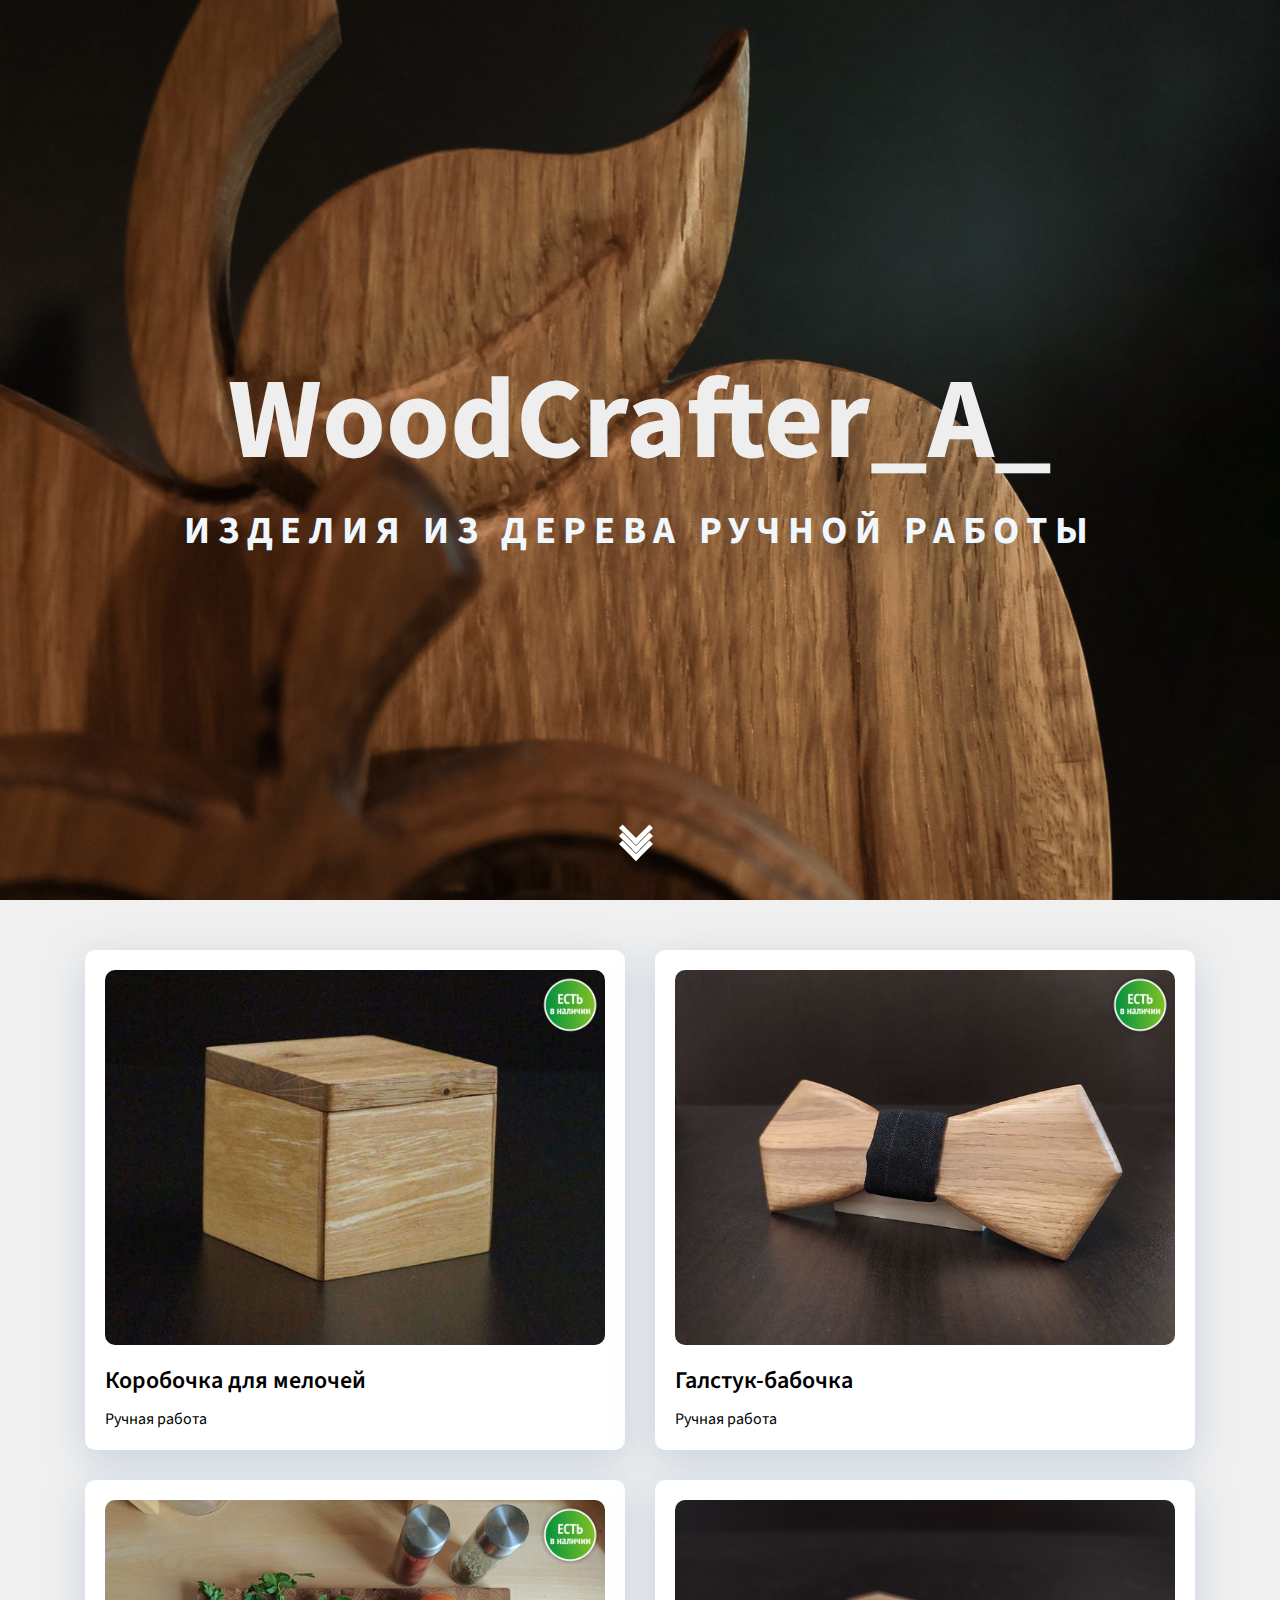
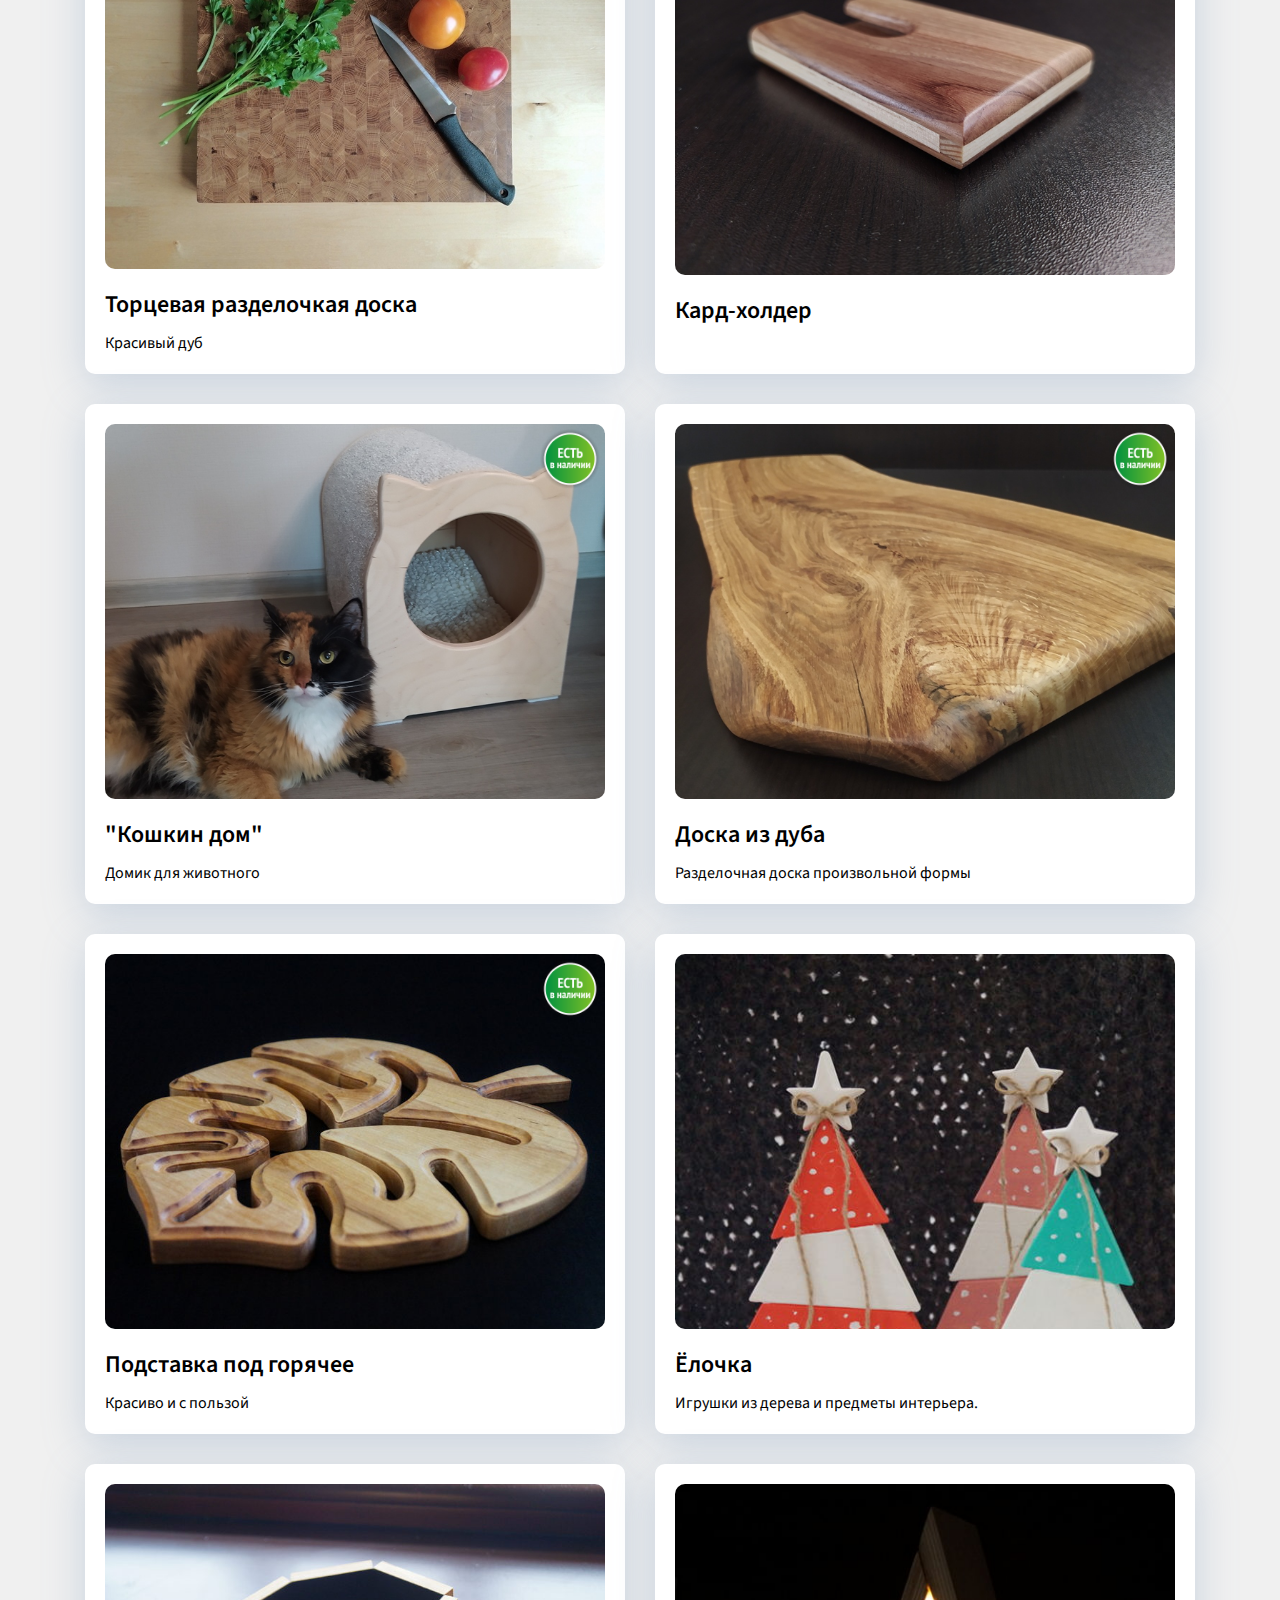
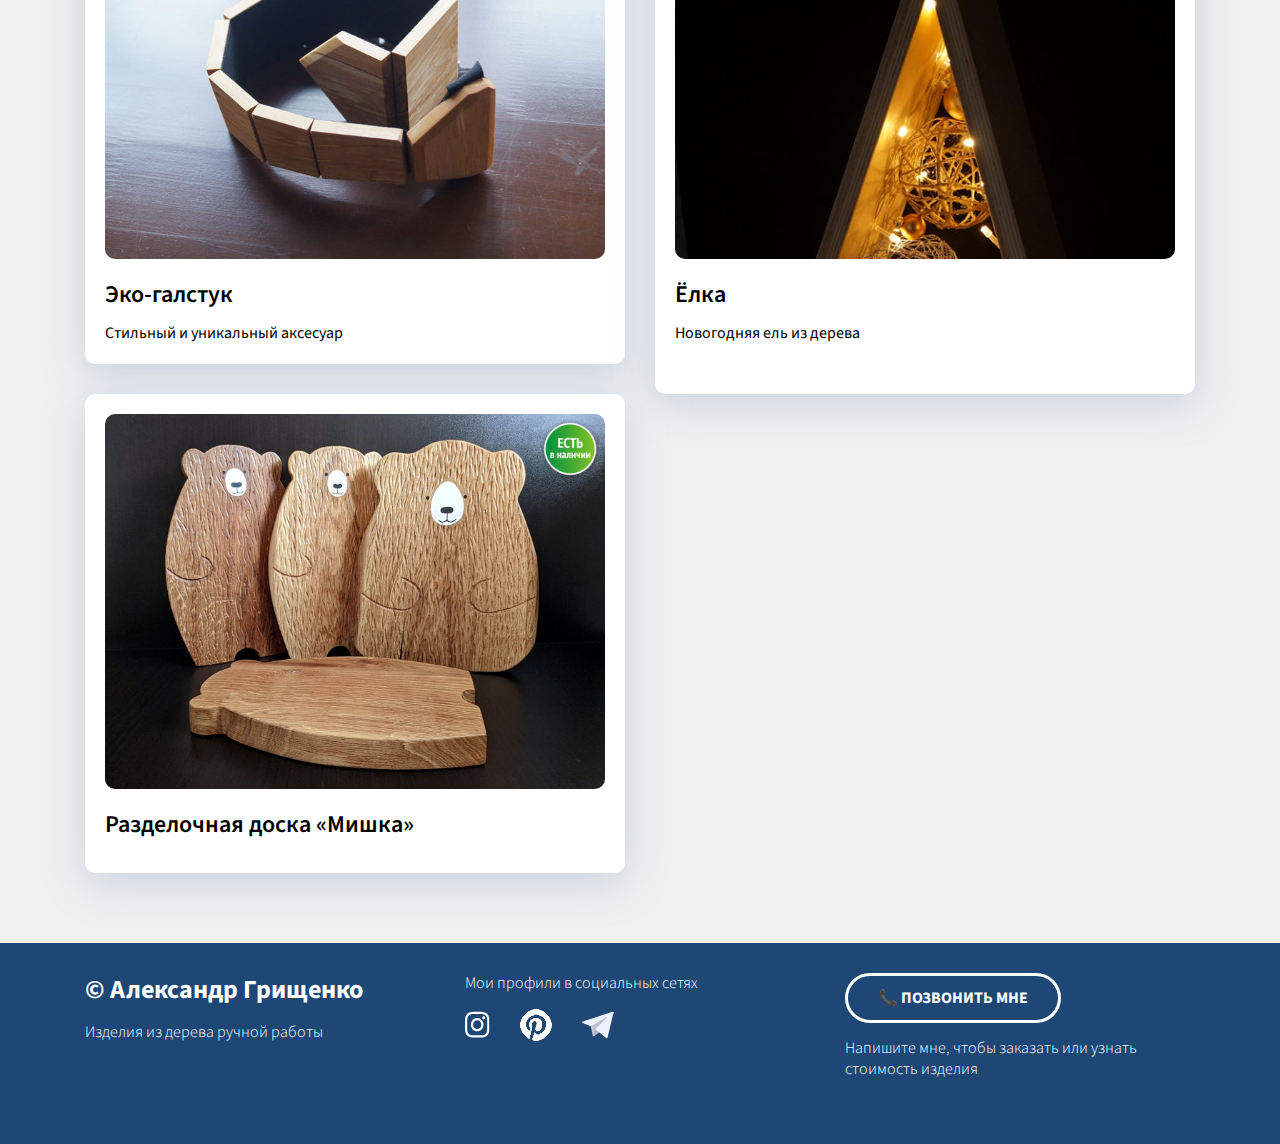
<file: index.html>
<!DOCTYPE html>
<html lang="ru">

<head>
  <meta charset="UTF-8">
  <meta http-equiv="X-UA-Compatible" content="IE=edge">
  <meta name="viewport" content="width=device-width, initial-scale=1.0">
  <title>Изделия из дерева ручной работы</title>
  <link rel="stylesheet" href="./css/main.css">
  <link rel="stylesheet" href="./css/media.css">
  <link href="https://fonts.googleapis.com/css2?family=Source+Sans+Pro:wght@200;400;600;700&display=swap"
    rel="stylesheet">
</head>

<body>
  <header class="header">
    <h1 class="header-title beautiful">WoodCrafter_A_</h1>
    <p class="header-subtitle">Изделия из дерева ручной работы</p>
    <div class="arrow-down">
      <span></span>
      <span></span>
      <span></span>
    </div>
  </header>
  <main>
    <section class="portfolio" id="portfolio">
      <div class="container">
        <div class="portfolio-cards-wrapper">
          <div class="card">
            <a href="./myworks/box.html" class="card-link">
              <img src="./img/icons/instock.png" alt="В наличии" class="in_stock">
              <div class="card-img">
              <img src="./img/box/box-1.JPG" alt="Коробочка для мелочей">
              </div>
              <h3 class="card-title">Коробочка для мелочей</h3>
              <p>Ручная работа</p>
            </a>
          </div>
          <div class="card">
            <a href="./myworks/butterfly.html" class="card-link">
              <img src="./img/icons/instock.png" alt="В наличии" class="in_stock">
              <div class="card-img">
              <img src="./img/bytterfly/IMG_1.jpg" alt="Галстук-бабочка">
              </div>
              <h3 class="card-title">Галстук-бабочка</h3>
              <p>Ручная работа</p>
            </a>
          </div>
          <div class="card">
            <a href="./myworks/end_board.html" class="card-link">
              <img src="./img/icons/instock.png" alt="В наличии" class="in_stock">
              <div class="card-img">
              <img src="./img/end_board/Img-1.jpg" alt="Торцевая разделочкая доска">
            </div> 
              <h3 class="card-title">Торцевая разделочкая доска</h3>
              <p>Красивый дуб</p>
            </a>
          </div>
          <div class="card">
            <a href="./myworks/card_holder.html" class="card-link">
              <div class="card-img">
              <img src="./img/card_holder/Img-1.jpg" alt="Кард-холдер">
            </div>
              <h3 class="card-title">Кард-холдер</h3>
              <p></p>
            </a>
          </div>
          <div class="card">
            <a href="./myworks/cat_home.html" class="card-link">
              <img src="./img/icons/instock.png" alt="В наличии" class="in_stock">
              <div class="card-img">
              <img src="./img/cat_home/IMG-1.jpg" alt="Кошкин дом">
            </div>
              <h3 class="card-title">"Кошкин дом"</h3>
              <p>Домик для животного</p>
            </a>
          </div>
          <div class="card">
            <a href="./myworks/board_oak.html" class="card-link">
              <img src="./img/icons/instock.png" alt="В наличии" class="in_stock">
              <div class="card-img">
              <img src="./img/board_oak/IMG-1.jpg" alt="Дубовая доска">
            </div>
              <h3 class="card-title">Доска из дуба</h3>
              <p>Разделочная доска произвольной формы</p>
            </a>
          </div>
          <div class="card">
            <a href="./myworks/stand_for_hot.html" class="card-link">
              <img src="./img/icons/instock.png" alt="В наличии" class="in_stock">
              <div class="card-img">
                <img src="./img/stand_for_hot/Img-1.JPG" alt="">
              </div>
              <h3 class="card-title">Подставка под горячее</h3>
              <p>Красиво и с пользой</p>
            </a>
          </div>
          <div class="card">
            <a href="./myworks/spruce_decorative.html" class="card-link">
              <div class="card-img">
              <img src="./img/spruce_decorative/Img-1.JPG" alt="">
            </div>
              <h3 class="card-title">Ёлочка</h3>
              <p>Игрушки из дерева и предметы интерьера.</p>
            </a>
          </div>
          <div class="card">
            <a href="./myworks/tie.html" class="card-link">
              <div class="card-img">
                <img src="./img/tie/Img-3.JPG" alt="Галстук">
              </div>
              <h3 class="card-title">Эко-галстук</h3>
              <p>Стильный и уникальный аксесуар</p>
            </a>
          </div>
          <div class="card">
            <a href="./myworks/wood_spruce.html" class="card-link">
              <div class="card-img">
                <img src="./img/wood_spruce/Img-2.JPG" alt="Ёлка">
              </div>
              <h3 class="card-title">Ёлка</h3>
              <p>Новогодняя ель из дерева</p>
            </a>
          </div>
          <div class="card">
            <a href="./myworks/board_bear.html" class="card-link">
              <img src="./img/icons/instock.png" alt="В наличии" class="in_stock">
              <div class="card-img">
                <img src="./img/board_bear/IMG_1.jpg" alt="">
              </div>
              <h3 class="card-title">Разделочная доска «Мишка»</h3>
              <p></p>
            </a>
          </div>
          <!-- <div class="card">
            <a href="./myworks/" class="card-link">
              <img src="./img/icons/instock.png" alt="В наличии" class="in_stock">
              <div class="card-img">
                <img src="./img" alt="">
              </div>
              <h3 class="card-title">Название</h3>
              <p>Описание</p>
            </a>
          </div>  -->
        </div>
      </div>
    </section>
  </main>
  <footer class="footer">
    <div class="container">
      <div class="footer-row">
        <div class="footer-copyright footer-col">
          <div class="footer-copyright-name">© Александр Грищенко</div>
          <p>Изделия из дерева ручной работы</p>
        </div>
        <div class="footer-icons footer-col">
          <p>Мои профили в социальных сетях</p>
          <div class="footer-icons-row">
            <a href="https://www.instagram.com/woodcrafter_a_/"><img src="./img/icons/instagram.svg"
                alt="Instagram"></a>
            <a href="https://ru.pinterest.com/sankoff84/"><img src="./img/icons/pinterest.png" alt="Pinterest"></a>
            <a href="tg://resolve?domain=sankoff84"><img src="./img/icons/telegram.png" alt="Telegram"></a>
          </div>
        </div>
        <div class="footer-contacts">
          <a href="tel:+375295312065" class="phone_me">Позвонить мне</a>
          <p>Напишите мне, чтобы заказать или узнать стоимость изделия</p>
        </div>
      </div>
    </div>
  </footer>
</body>

</html>
</file>
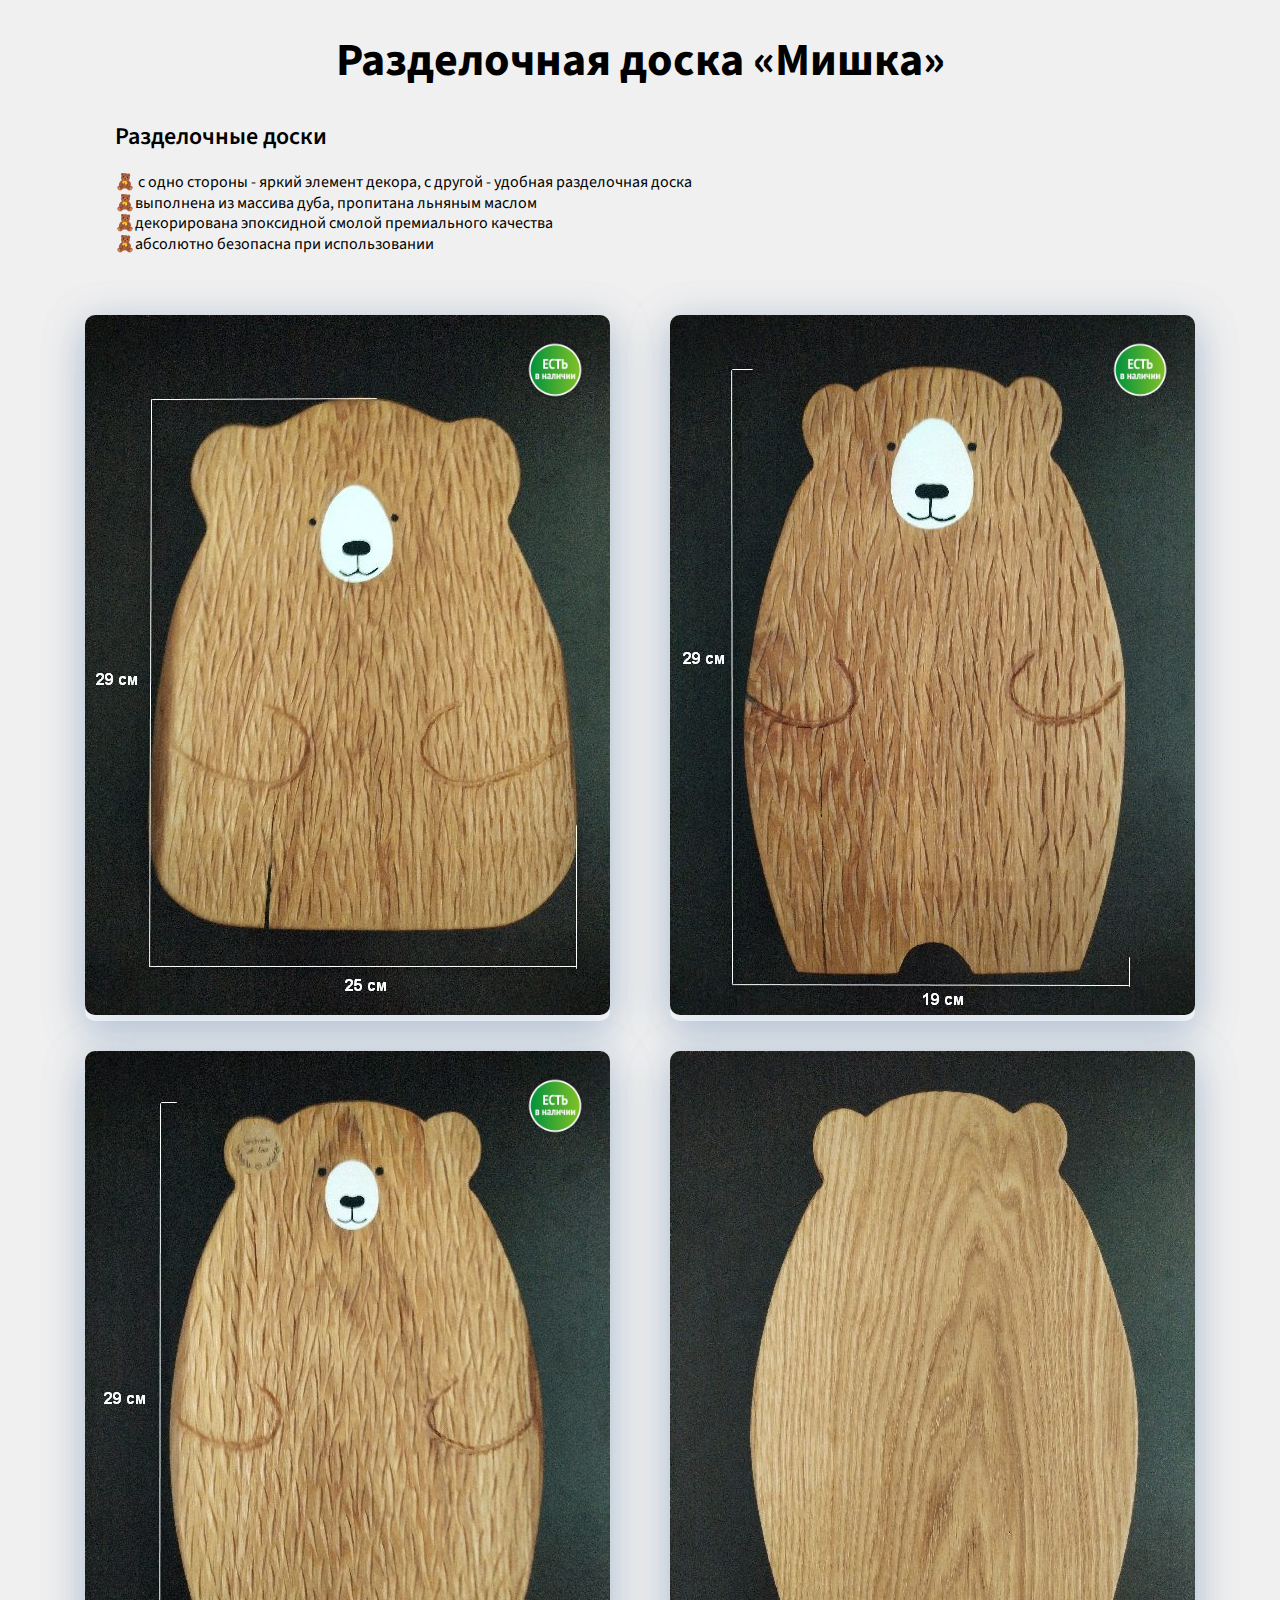
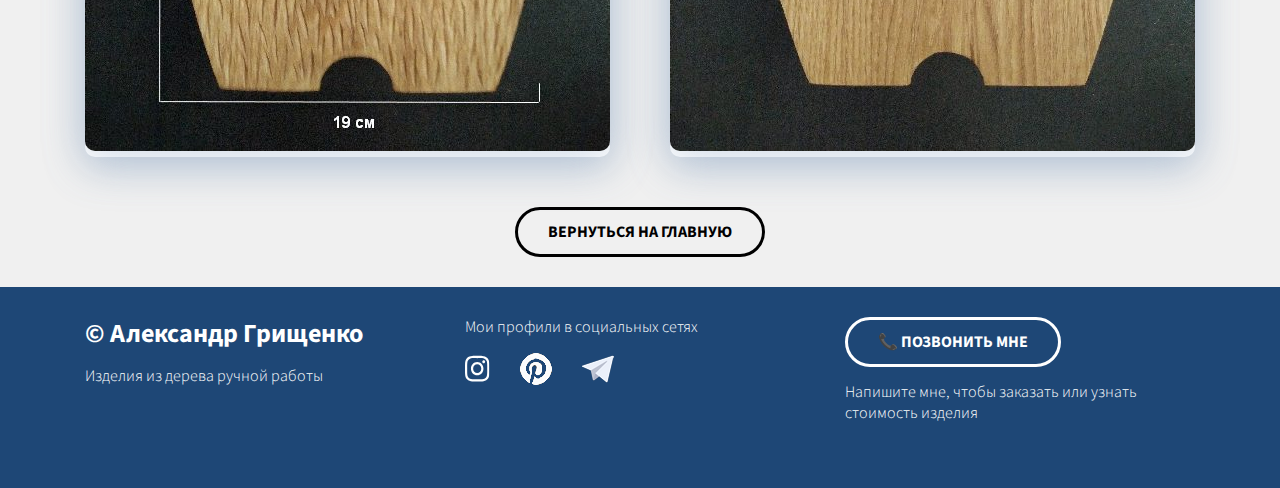
<file: myworks/board_bear.html>
<!DOCTYPE html>
<html lang="ru">
  <head>
    <meta charset="UTF-8" />
    <meta http-equiv="X-UA-Compatible" content="IE=edge" />
    <meta name="viewport" content="width=device-width, initial-scale=1.0" />
    <title>Bear Board</title>
    <link rel="stylesheet" href="../css/main.css" />
    <link rel="stylesheet" href="../css/media.css" />

    <link
      href="https://fonts.googleapis.com/css2?family=Source+Sans+Pro:wght@200;400;600;700&display=swap"
      rel="stylesheet"
    />
  </head>
  <body>
    <main>
      <article class="project">
        <div class="container">
          <h1 class="project-header">Разделочная доска «Мишка»</h1>
          <div class="project-description">
            <h2>Разделочные доски</h2>
            <p> 🧸 с одно стороны - яркий элемент декора, с другой - удобная разделочная доска<br>
                🧸выполнена из массива дуба, пропитана льняным маслом<br>
                🧸декорирована эпоксидной смолой премиального качества<br>
                🧸абсолютно безопасна при использовании
            </p>
          </div>
          <div class="portfolio-cards-wrapper">
            <div class="card">
                <img src="../img/icons/instock.png" alt="В наличии" class="in_stock">
            <img
              class="card"
              src="../img/board_bear/Img_2.jpg"
              alt="Разделочная доска"
            /></div>
            <div class="card">
                <img src="../img/icons/instock.png" alt="В наличии" class="in_stock">
            <img
              class="card"
              src="../img/board_bear/Img_3.jpg"
              alt="Разделочная доска"
            /></div>
            <div class="card">
                <img src="../img/icons/instock.png" alt="В наличии" class="in_stock">
            <img
              class="card"
              src="../img/board_bear/Img_4.jpg"
              alt="Разделочная доска"
            /></div>
            <div class="card">
              <img
              class="card"
              src="../img/board_bear/Img_5.jpg"
              alt="Разделочная доска"
            /></div>
          </div>
        </div>
      </article>
      <div class="main-back"><a href="../index.html#portfolio" class="button-main-back">Вернуться на главную</a></div>
    </main>
    <footer class="footer">
      <div class="container">
        <div class="footer-row">
          <div class="footer-copyright footer-col">
            <div class="footer-copyright-name">© Александр Грищенко</div>
            <p>Изделия из дерева ручной работы</p>
          </div>
          <div class="footer-icons footer-col">
            <p>Мои профили в социальных сетях</p>
            <div class="footer-icons-row">
              <a href="https://www.instagram.com/woodcrafter_a_/"
                ><img src="../img/icons/instagram.svg" alt="Instagram"
              /></a>
              <a href="https://ru.pinterest.com/sankoff84/"
                ><img src="../img/icons/pinterest.png" alt="Pinterest"
              /></a>
              <a href="tg://resolve?domain=sankoff84"
                ><img src="../img/icons/telegram.png" alt="Telegram"
              /></a>
            </div>
          </div>
          <div class="footer-contacts">
            <a href="tel:+375295312065" class="phone_me">Позвонить мне</a>
            <p>Напишите мне, чтобы заказать или узнать стоимость изделия</p>
          </div>
        </div>
      </div>
    </footer>
  </body>
</html>
</file>
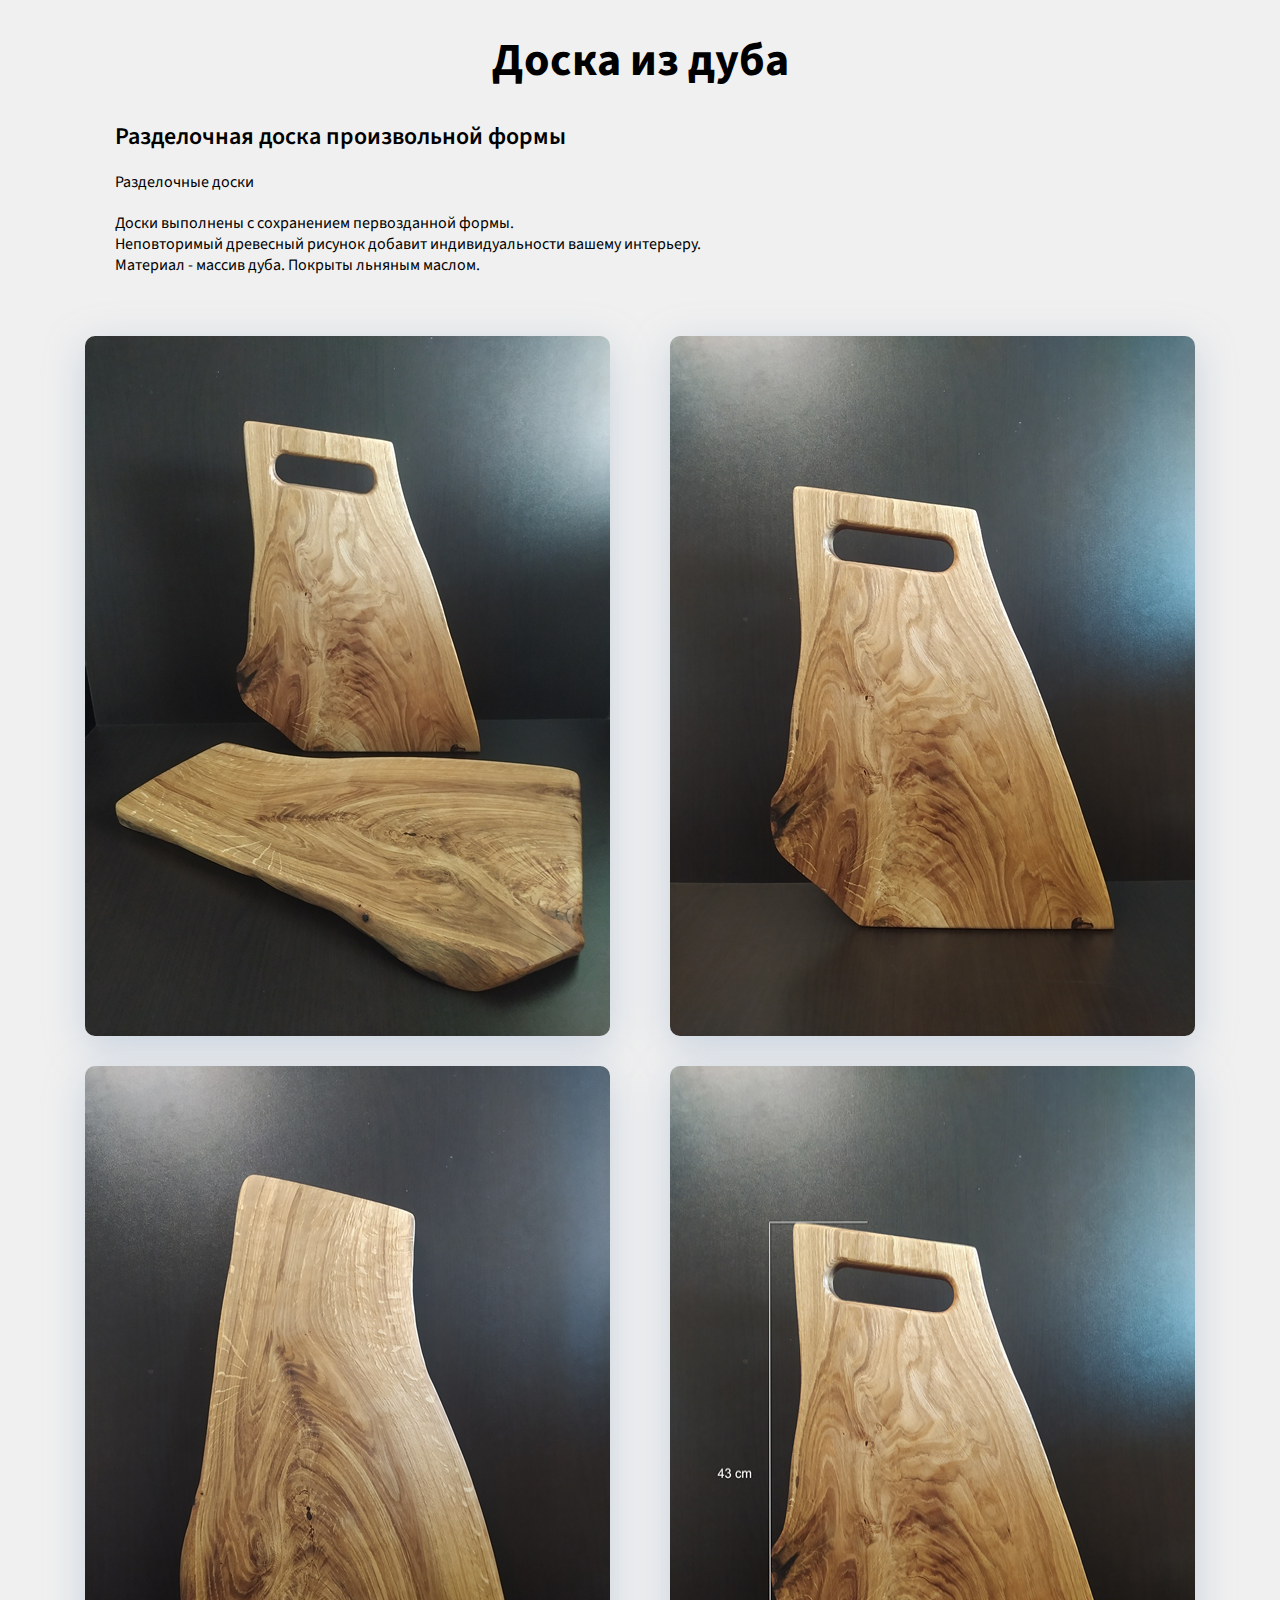
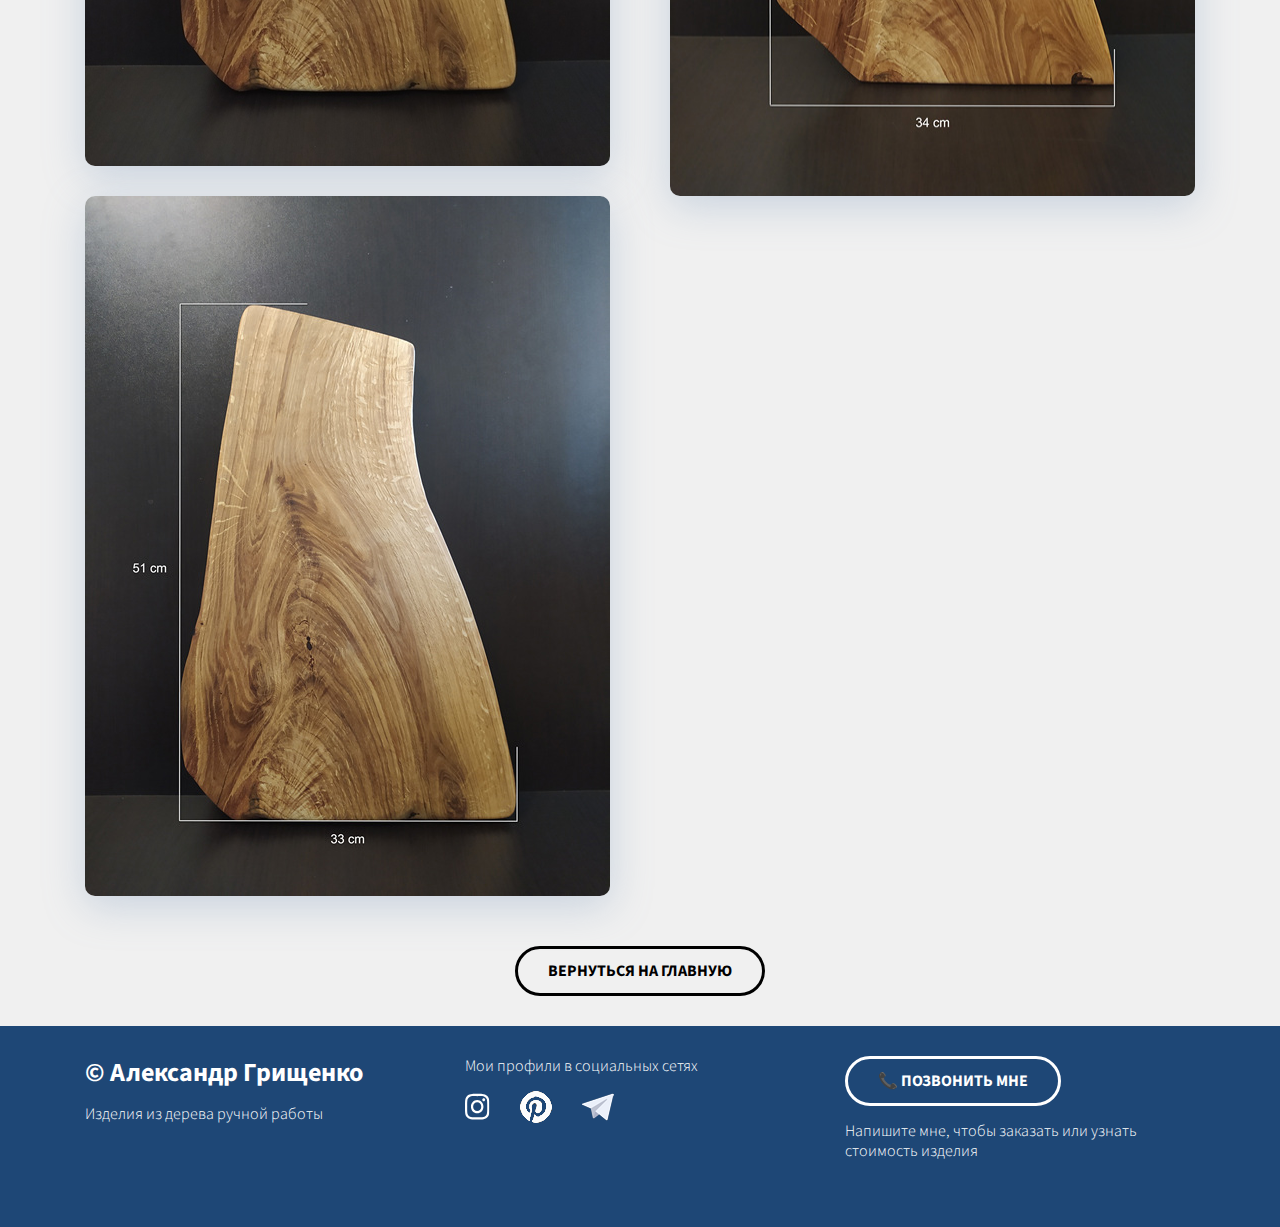
<file: myworks/board_oak.html>
<!DOCTYPE html>
<html lang="ru">
  <head>
    <meta charset="UTF-8" />
    <meta http-equiv="X-UA-Compatible" content="IE=edge" />
    <meta name="viewport" content="width=device-width, initial-scale=1.0" />
    <title>Oak Board</title>
    <link rel="stylesheet" href="../css/main.css" />
    <link rel="stylesheet" href="../css/media.css" />

    <link
      href="https://fonts.googleapis.com/css2?family=Source+Sans+Pro:wght@200;400;600;700&display=swap"
      rel="stylesheet"
    />
  </head>
  <body>
    <main>
      <article class="project">
        <div class="container">
          <h1 class="project-header">Доска из дуба</h1>
          <div class="project-description">
            <h2>Разделочная доска произвольной формы</h2>
            <p>Разделочные доски<br><br>
                Доски выполнены с сохранением первозданной формы.<br>
                Неповторимый древесный рисунок добавит индивидуальности вашему интерьеру.<br>
                Материал - массив дуба. Покрыты льняным маслом.
            </p>
          </div>
          <div class="portfolio-cards-wrapper">
            <img
              class="card"
              src="../img/board_oak/IMG-1.1.jpg"
              alt="Разделочная доска"
            />
            <img
              class="card"
              src="../img/board_oak/IMG-2.jpg"
              alt="Разделочная доска"
            />
            <img
              class="card"
              src="../img/board_oak/IMG-3.jpg"
              alt="Разделочная доска"
            />
            <img
              class="card"
              src="../img/board_oak/IMG-4.jpg"
              alt="Разделочная доска"
            />
            <img
              class="card"
              src="../img/board_oak/IMG-5.jpg"
              alt="Разделочная доска"
            />
          </div>
        </div>
      </article>
      <div class="main-back"><a href="../index.html#portfolio" class="button-main-back">Вернуться на главную</a></div>
    </main>
    <footer class="footer">
      <div class="container">
        <div class="footer-row">
          <div class="footer-copyright footer-col">
            <div class="footer-copyright-name">© Александр Грищенко</div>
            <p>Изделия из дерева ручной работы</p>
          </div>
          <div class="footer-icons footer-col">
            <p>Мои профили в социальных сетях</p>
            <div class="footer-icons-row">
              <a href="https://www.instagram.com/woodcrafter_a_/"
                ><img src="../img/icons/instagram.svg" alt="Instagram"
              /></a>
              <a href="https://ru.pinterest.com/sankoff84/"
                ><img src="../img/icons/pinterest.png" alt="Pinterest"
              /></a>
              <a href="tg://resolve?domain=sankoff84"
                ><img src="../img/icons/telegram.png" alt="Telegram"
              /></a>
            </div>
          </div>
          <div class="footer-contacts">
            <a href="tel:+375295312065" class="phone_me">Позвонить мне</a>
            <p>Напишите мне, чтобы заказать или узнать стоимость изделия</p>
          </div>
        </div>
      </div>
    </footer>
  </body>
</html>
</file>
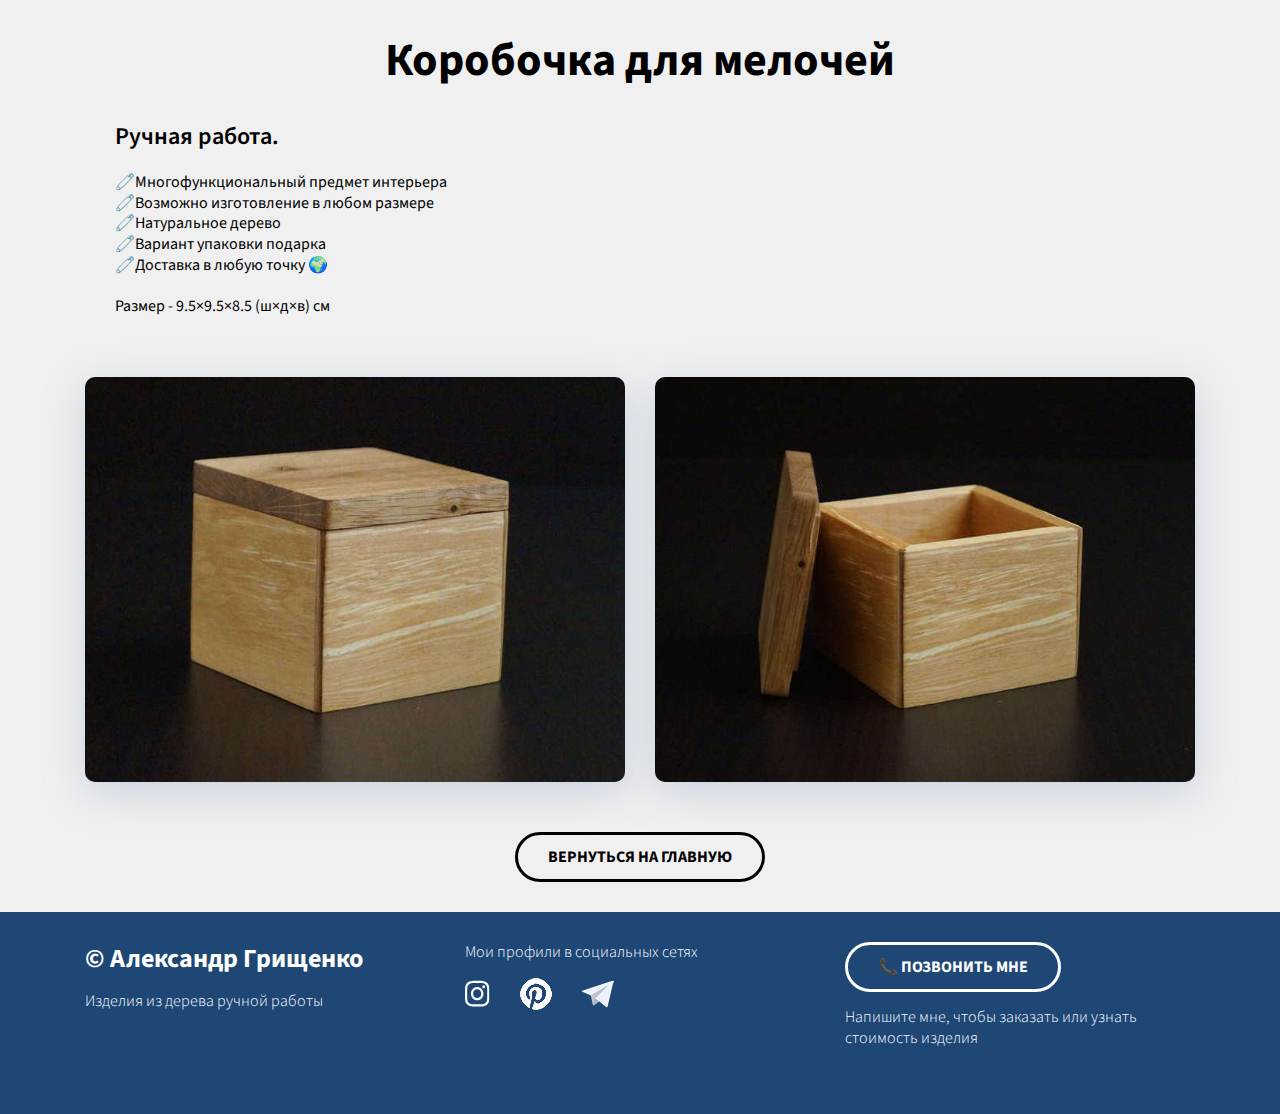
<file: myworks/box.html>
<!DOCTYPE html>
<html lang="ru">
  <head>
    <meta charset="UTF-8" />
    <meta http-equiv="X-UA-Compatible" content="IE=edge" />
    <meta name="viewport" content="width=device-width, initial-scale=1.0" />
    <title>Box</title>
    <link rel="stylesheet" href="../css/main.css" />
    <link rel="stylesheet" href="../css/media.css" />

    <link
      href="https://fonts.googleapis.com/css2?family=Source+Sans+Pro:wght@200;400;600;700&display=swap"
      rel="stylesheet"
    />
  </head>
  <body>
    <main>
      <article class="project">
        <div class="container">
          <h1 class="project-header">Коробочка для мелочей</h1>
          <div class="project-description">
            <h2>Ручная работа.</h2>
            <p>🧷Многофункциональный предмет интерьера<br>
               🧷Возможно изготовление в любом размере<br>
               🧷Натуральное дерево<br>
               🧷Вариант упаковки подарка<br>
               🧷Доставка в любую точку 🌍<br><br>
               Размер - 9.5&#215;9.5&#215;8.5 (ш&#215;д&#215;в) см
            </p>
          </div>
          <div class="portfolio-cards-wrapper">
            <img
              class="card"
              src="../img/box/box-1.JPG"
              alt="Коробочка для мелочей"
            />
            <img
              class="card"
              src="../img/box/box-2.JPG"
              alt="Коробочка для мелочей"
            />
          </div>
        </div>
      </article>
      <div class="main-back"><a href="../index.html#portfolio" class="button-main-back">Вернуться на главную</a></div>
    </main>
    <footer class="footer">
      <div class="container">
        <div class="footer-row">
          <div class="footer-copyright footer-col">
            <div class="footer-copyright-name">© Александр Грищенко</div>
            <p>Изделия из дерева ручной работы</p>
          </div>
          <div class="footer-icons footer-col">
            <p>Мои профили в социальных сетях</p>
            <div class="footer-icons-row">
              <a href="https://www.instagram.com/woodcrafter_a_/"
                ><img src="../img/icons/instagram.svg" alt="Instagram"
              /></a>
              <a href="https://ru.pinterest.com/sankoff84/"
                ><img src="../img/icons/pinterest.png" alt="Pinterest"
              /></a>
              <a href="tg://resolve?domain=sankoff84"
                ><img src="../img/icons/telegram.png" alt="Telegram"
              /></a>
            </div>
          </div>
          <div class="footer-contacts">
            <a href="tel:+375295312065" class="phone_me">Позвонить мне</a>
            <p>Напишите мне, чтобы заказать или узнать стоимость изделия</p>
          </div>
        </div>
      </div>
    </footer>
  </body>
</html>
</file>
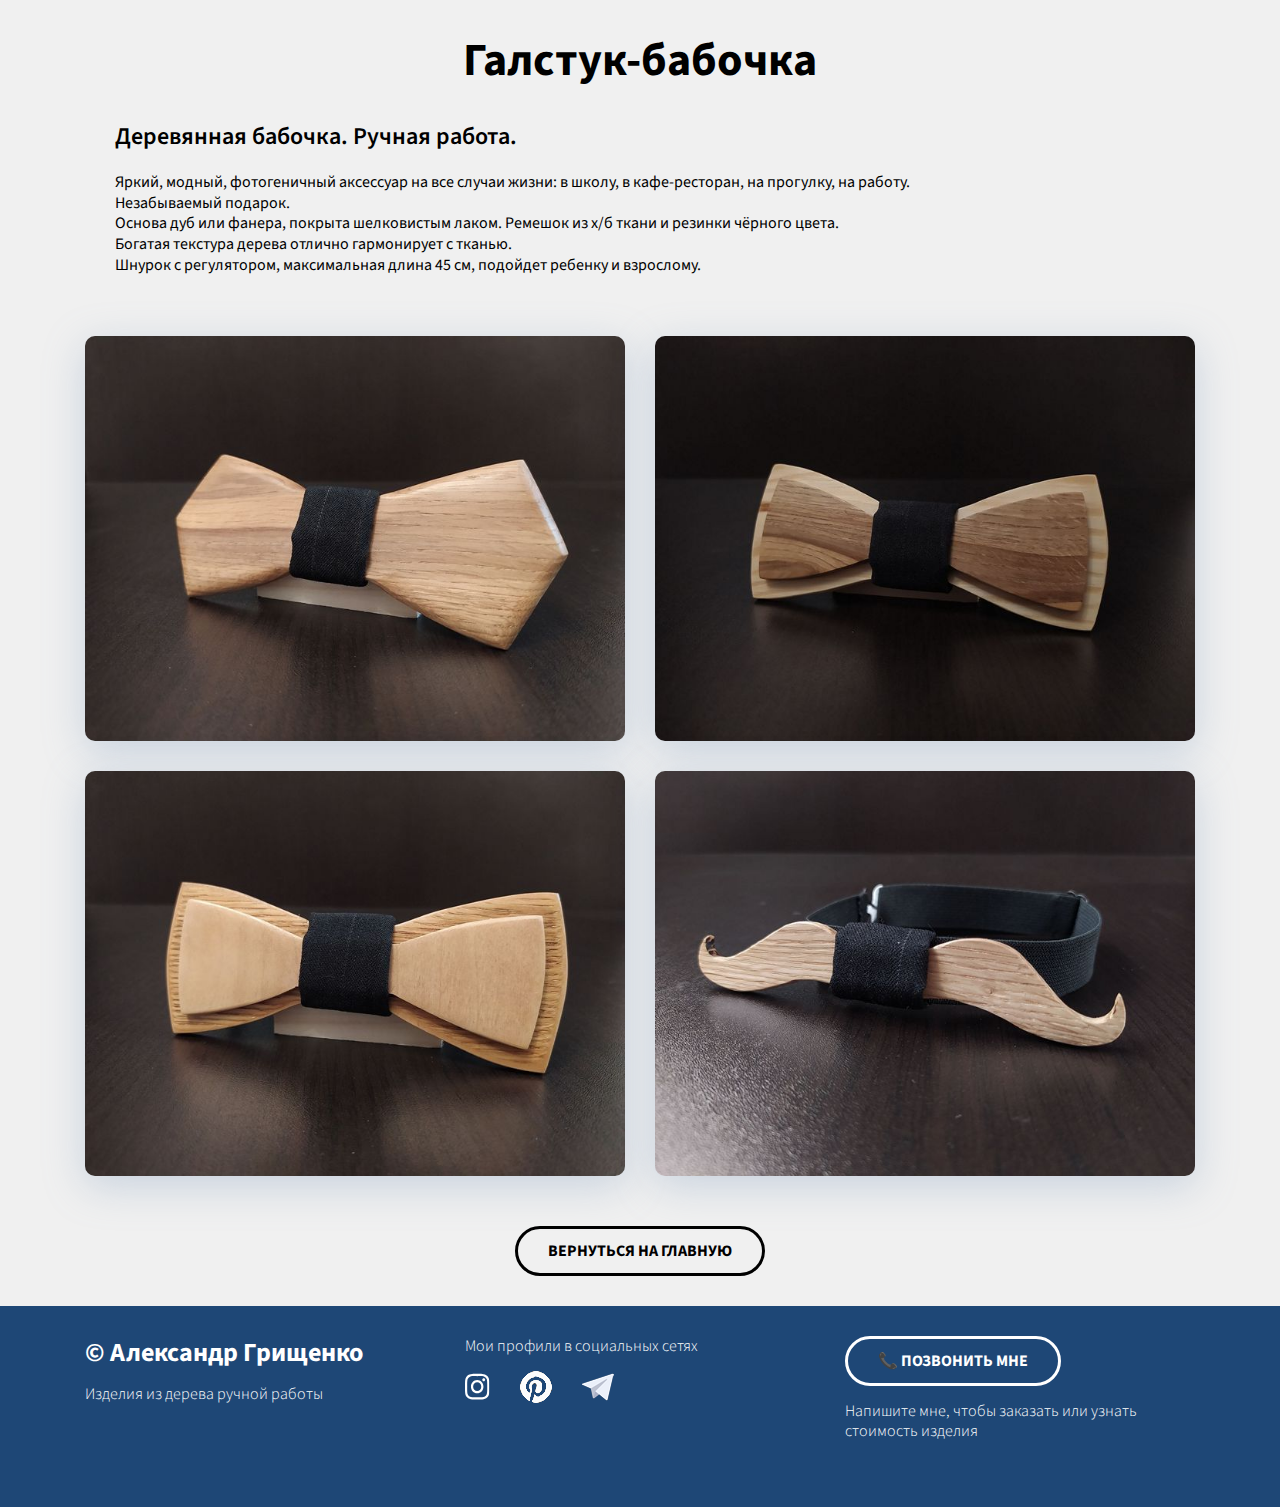
<file: myworks/butterfly.html>
<!DOCTYPE html>
<html lang="ru">
  <head>
    <meta charset="UTF-8" />
    <meta http-equiv="X-UA-Compatible" content="IE=edge" />
    <meta name="viewport" content="width=device-width, initial-scale=1.0" />
    <title>Butterfly</title>
    <link rel="stylesheet" href="../css/main.css" />
    <link rel="stylesheet" href="../css/media.css" />

    <link
      href="https://fonts.googleapis.com/css2?family=Source+Sans+Pro:wght@200;400;600;700&display=swap"
      rel="stylesheet"
    />
  </head>
  <body>
    <main>
      <article class="project">
        <div class="container">
          <h1 class="project-header">Галстук-бабочка</h1>
          <div class="project-description">
            <h2>Деревянная бабочка. Ручная работа.</h2>
            <p>
              Яркий, модный, фотогеничный аксессуар на все случаи жизни: в
              школу, в кафе-ресторан, на прогулку, на работу.<br />
              Незабываемый подарок.<br />
              Основа дуб или фанера, покрыта шелковистым лаком. Ремешок из х/б
              ткани и резинки чёрного цвета.<br />
              Богатая текстура дерева отлично гармонирует с тканью.<br />
              Шнурок с регулятором, максимальная длина 45 см, подойдет ребенку и
              взрослому.
            </p>
          </div>
          <div class="portfolio-cards-wrapper">
            <img
              class="card"
              src="../img/bytterfly/IMG_1.jpg"
              alt="Галстук-бабочка"
            />
            <img
              class="card"
              src="../img/bytterfly/IMG_2.jpg"
              alt="Галстук-бабочка"
            />
            <img
              class="card"
              src="../img/bytterfly/IMG_3.jpg"
              alt="Галстук-бабочка"
            />
            <img
              class="card"
              src="../img/bytterfly/IMG_4.jpg"
              alt="Галстук-бабочка"
            />
          </div>
        </div>
      </article>
      <div class="main-back"><a href="../index.html#portfolio" class="button-main-back">Вернуться на главную</a></div>
    </main>
    <footer class="footer">
      <div class="container">
        <div class="footer-row">
          <div class="footer-copyright footer-col">
            <div class="footer-copyright-name">© Александр Грищенко</div>
            <p>Изделия из дерева ручной работы</p>
          </div>
          <div class="footer-icons footer-col">
            <p>Мои профили в социальных сетях</p>
            <div class="footer-icons-row">
              <a href="https://www.instagram.com/woodcrafter_a_/"
                ><img src="../img/icons/instagram.svg" alt="Instagram"
              /></a>
              <a href="https://ru.pinterest.com/sankoff84/"
                ><img src="../img/icons/pinterest.png" alt="Pinterest"
              /></a>
              <a href="tg://resolve?domain=sankoff84"
                ><img src="../img/icons/telegram.png" alt="Telegram"
              /></a>
            </div>
          </div>
          <div class="footer-contacts">
            <a href="tel:+375295312065" class="phone_me">Позвонить мне</a>
            <p>Напишите мне, чтобы заказать или узнать стоимость изделия</p>
          </div>
        </div>
      </div>
    </footer>
  </body>
</html>
</file>
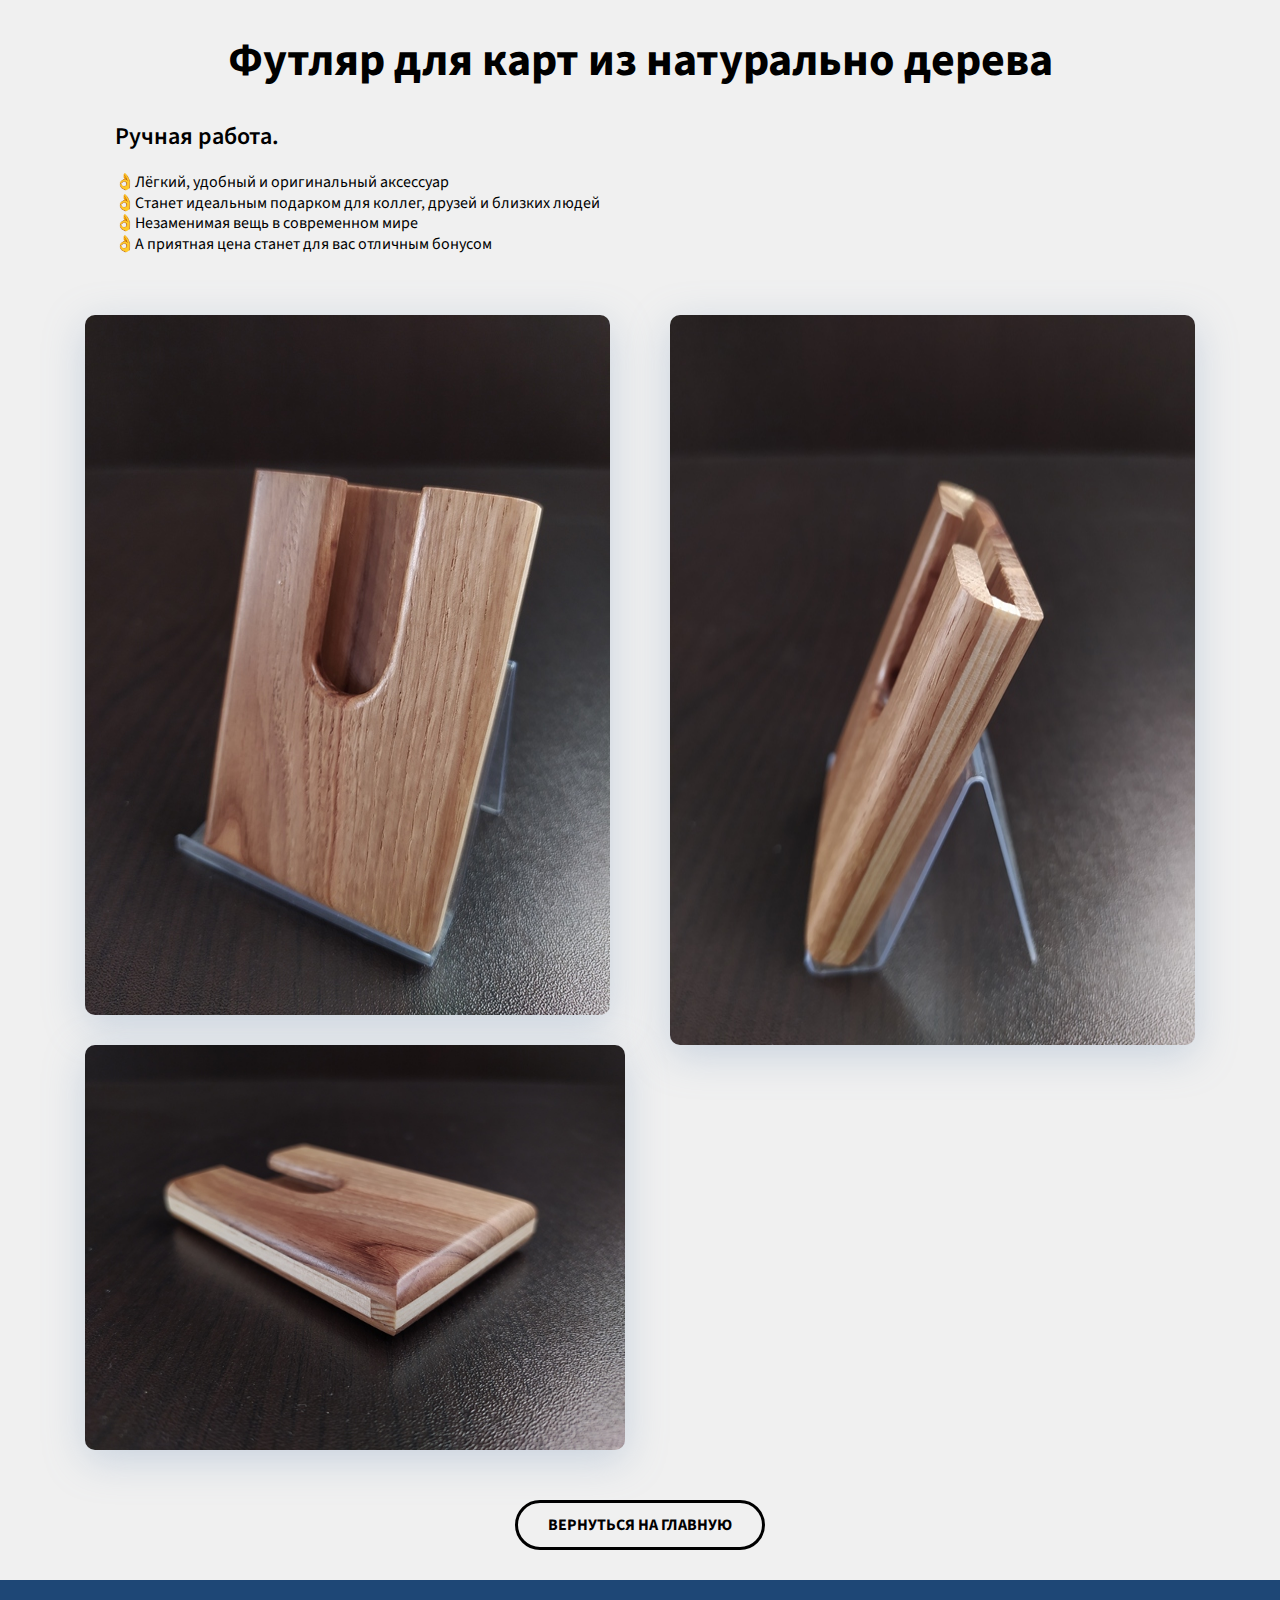
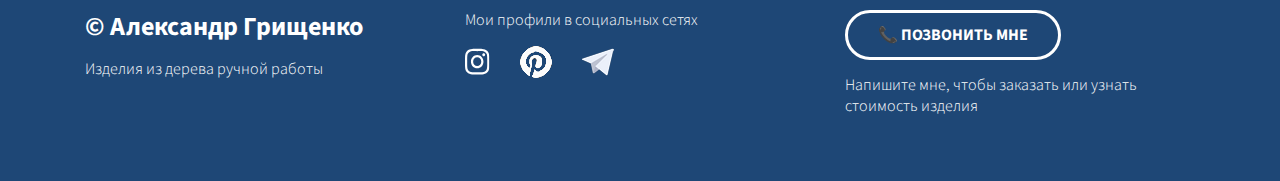
<file: myworks/card_holder.html>
<!DOCTYPE html>
<html lang="ru">
  <head>
    <meta charset="UTF-8" />
    <meta http-equiv="X-UA-Compatible" content="IE=edge" />
    <meta name="viewport" content="width=device-width, initial-scale=1.0" />
    <title>Card Holder</title>
    <link rel="stylesheet" href="../css/main.css" />
    <link rel="stylesheet" href="../css/media.css" />

    <link
      href="https://fonts.googleapis.com/css2?family=Source+Sans+Pro:wght@200;400;600;700&display=swap"
      rel="stylesheet"
    />
  </head>
  <body>
    <main>
      <article class="project">
        <div class="container">
          <h1 class="project-header">Футляр для карт из натурально дерева</h1>
          <div class="project-description">
            <h2>Ручная работа.</h2>
            <p>👌Лёгкий, удобный и оригинальный аксессуар<br>
            👌Станет идеальным подарком для коллег, друзей и близких людей<br>
            👌Незаменимая вещь в современном мире<br>
            👌А приятная цена станет для вас отличным бонусом
            </p>
          </div>
          <div class="portfolio-cards-wrapper">
            
            <img
              class="card"
              src="../img/card_holder/Img-2.jpg"
              alt="Футляр для карт"
            />
            <img
              class="card"
              src="../img/card_holder/Img-3.jpg"
              alt="Футляр для карт"
            />
            <img
            class="card"
            src="../img/card_holder/Img-1.jpg"
            alt="Футляр для карт"
          />
          </div>
        </div>
      </article>
      <div class="main-back"><a href="../index.html#portfolio" class="button-main-back">Вернуться на главную</a></div>
    </main>
    <footer class="footer">
      <div class="container">
        <div class="footer-row">
          <div class="footer-copyright footer-col">
            <div class="footer-copyright-name">© Александр Грищенко</div>
            <p>Изделия из дерева ручной работы</p>
          </div>
          <div class="footer-icons footer-col">
            <p>Мои профили в социальных сетях</p>
            <div class="footer-icons-row">
              <a href="https://www.instagram.com/woodcrafter_a_/"
                ><img src="../img/icons/instagram.svg" alt="Instagram"
              /></a>
              <a href="https://ru.pinterest.com/sankoff84/"
                ><img src="../img/icons/pinterest.png" alt="Pinterest"
              /></a>
              <a href="tg://resolve?domain=sankoff84"
                ><img src="../img/icons/telegram.png" alt="Telegram"
              /></a>
            </div>
          </div>
          <div class="footer-contacts">
            <a href="tel:+375295312065" class="phone_me">Позвонить мне</a>
            <p>Напишите мне, чтобы заказать или узнать стоимость изделия</p>
          </div>
        </div>
      </div>
    </footer>
  </body>
</html>
</file>
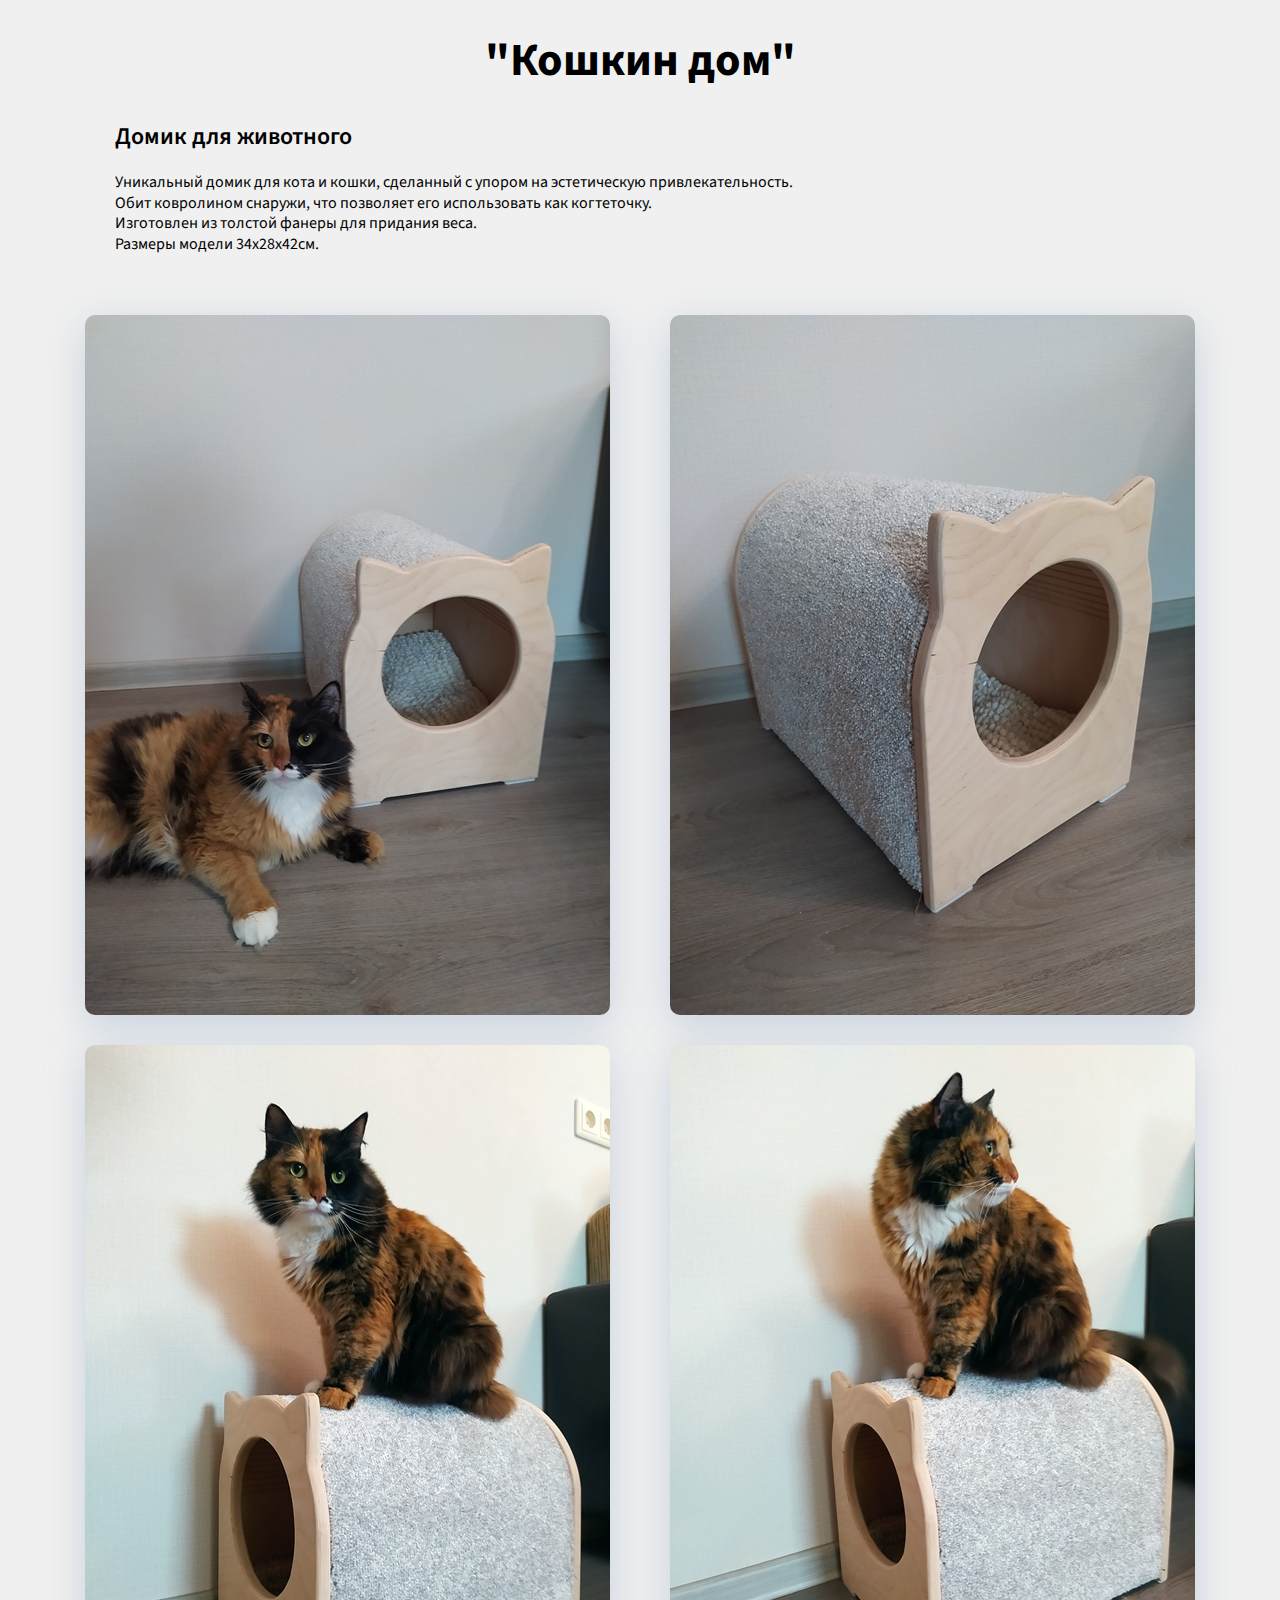
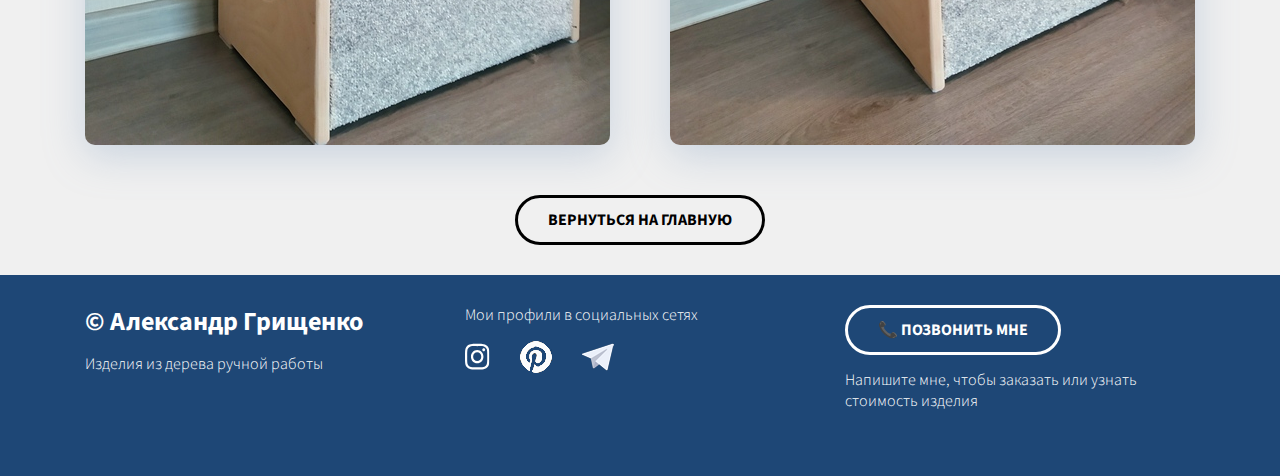
<file: myworks/cat_home.html>
<!DOCTYPE html>
<html lang="ru">
  <head>
    <meta charset="UTF-8" />
    <meta http-equiv="X-UA-Compatible" content="IE=edge" />
    <meta name="viewport" content="width=device-width, initial-scale=1.0" />
    <title>Cat Home</title>
    <link rel="stylesheet" href="../css/main.css" />
    <link rel="stylesheet" href="../css/media.css" />

    <link
      href="https://fonts.googleapis.com/css2?family=Source+Sans+Pro:wght@200;400;600;700&display=swap"
      rel="stylesheet"
    />
  </head>
  <body>
    <main>
      <article class="project">
        <div class="container">
          <h1 class="project-header">"Кошкин дом"</h1>
          <div class="project-description">
            <h2>Домик для животного</h2>
            <p>Уникальный домик для кота и кошки, сделанный с упором на эстетическую привлекательность.<br>
            Обит ковролином снаружи, что позволяет его использовать как когтеточку.<br>
            Изготовлен из толстой фанеры для придания веса.<br>
            Размеры модели 34х28х42см.<br>
            </p>
          </div>
          <div class="portfolio-cards-wrapper">
            <img
              class="card"
              src="../img/cat_home/IMG-1.1.jpg"
              alt="Домик для животного"
            />
            <img
              class="card"
              src="../img/cat_home/IMG-2.jpg"
              alt="Домик для животного"
            />
            <img
              class="card"
              src="../img/cat_home/IMG-3.jpg"
              alt="Домик для животного"
            />
            <img
              class="card"
              src="../img/cat_home/IMG-4.jpg"
              alt="Домик для животного"
            />
          </div>
        </div>
      </article>
      <div class="main-back"><a href="../index.html#portfolio" class="button-main-back">Вернуться на главную</a></div>
    </main>
    <footer class="footer">
      <div class="container">
        <div class="footer-row">
          <div class="footer-copyright footer-col">
            <div class="footer-copyright-name">© Александр Грищенко</div>
            <p>Изделия из дерева ручной работы</p>
          </div>
          <div class="footer-icons footer-col">
            <p>Мои профили в социальных сетях</p>
            <div class="footer-icons-row">
              <a href="https://www.instagram.com/woodcrafter_a_/"
                ><img src="../img/icons/instagram.svg" alt="Instagram"
              /></a>
              <a href="https://ru.pinterest.com/sankoff84/"
                ><img src="../img/icons/pinterest.png" alt="Pinterest"
              /></a>
              <a href="tg://resolve?domain=sankoff84"
                ><img src="../img/icons/telegram.png" alt="Telegram"
              /></a>
            </div>
          </div>
          <div class="footer-contacts">
            <a href="tel:+375295312065" class="phone_me">Позвонить мне</a>
            <p>Напишите мне, чтобы заказать или узнать стоимость изделия</p>
          </div>
        </div>
      </div>
    </footer>
  </body>
</html>
</file>
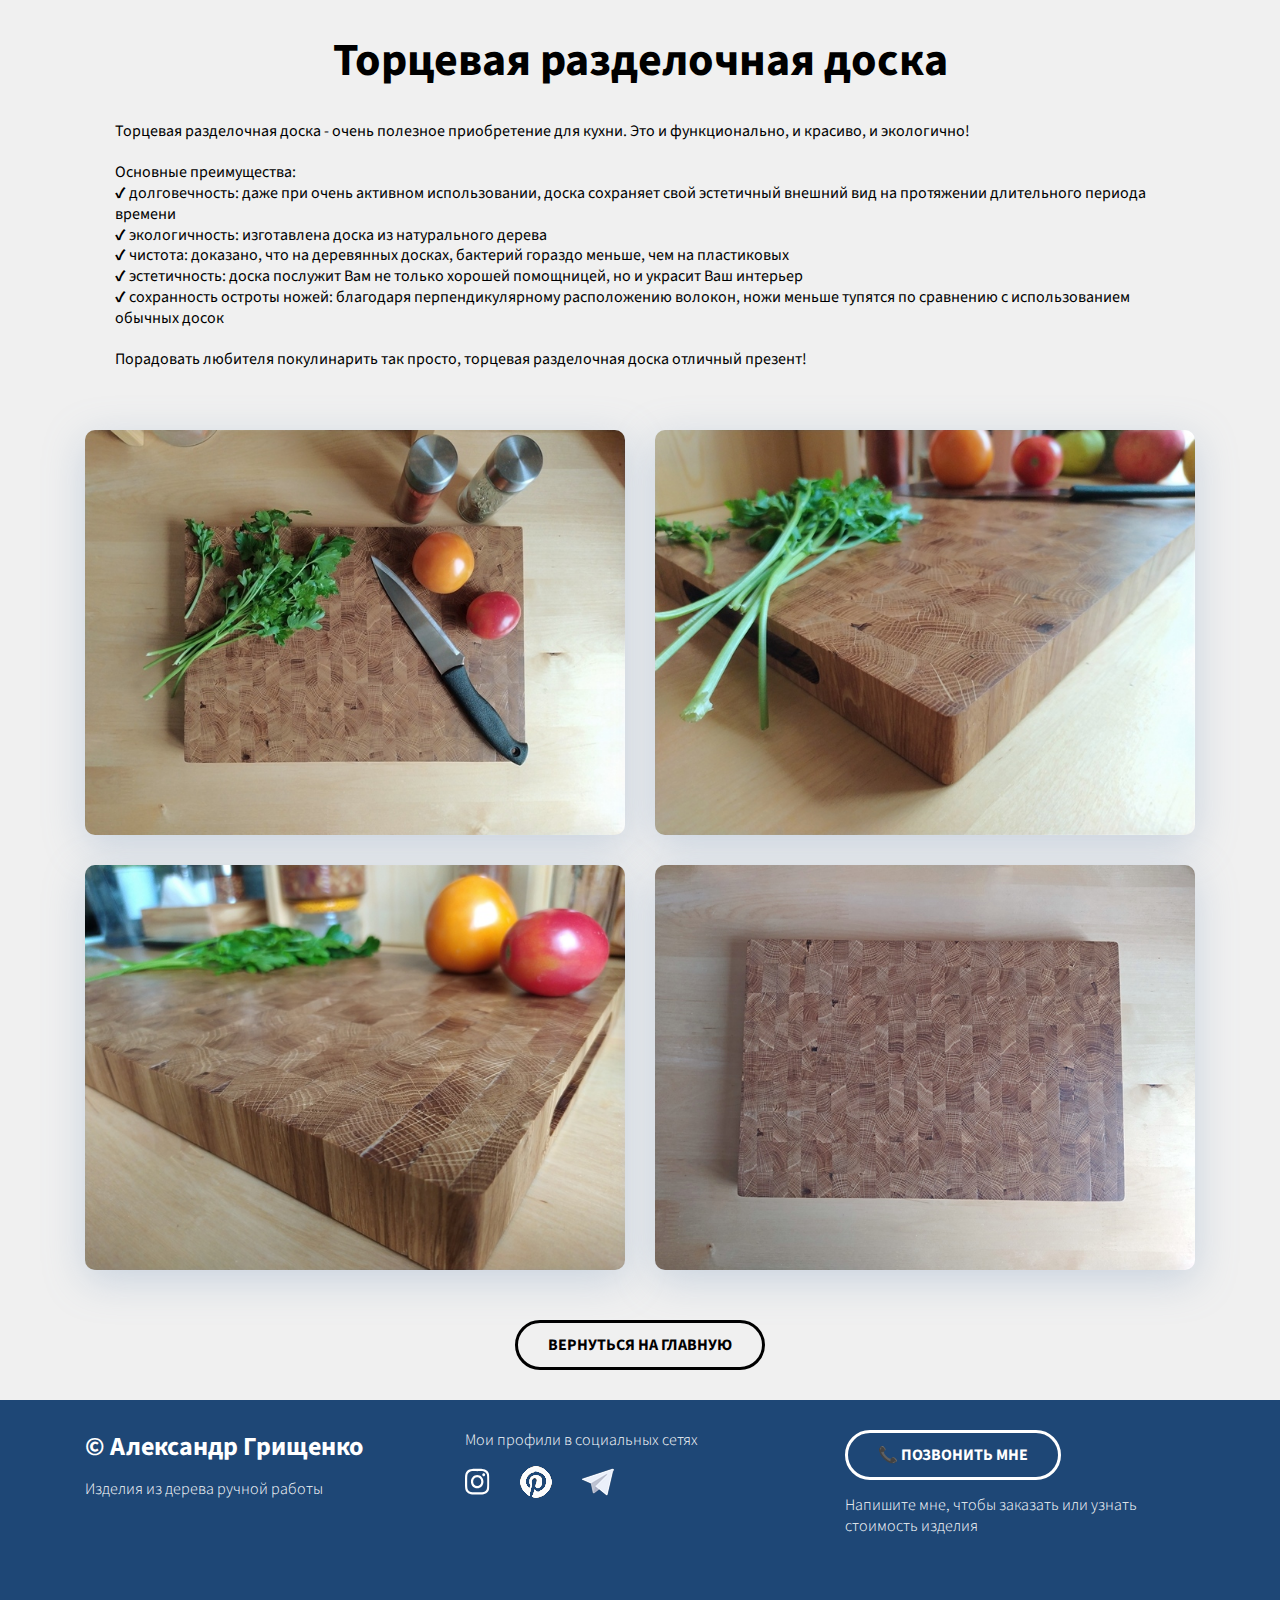
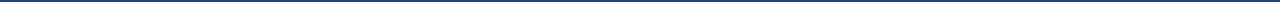
<file: myworks/end_board.html>
<!DOCTYPE html>
<html lang="ru">
  <head>
    <meta charset="UTF-8" />
    <meta http-equiv="X-UA-Compatible" content="IE=edge" />
    <meta name="viewport" content="width=device-width, initial-scale=1.0" />
    <title>End Board</title>
    <link rel="stylesheet" href="../css/main.css" />
    <link rel="stylesheet" href="../css/media.css" />

    <link
      href="https://fonts.googleapis.com/css2?family=Source+Sans+Pro:wght@200;400;600;700&display=swap"
      rel="stylesheet"
    />
  </head>
  <body>
    <main>
      <article class="project">
        <div class="container">
          <h1 class="project-header">Торцевая разделочная доска</h1>
          <div class="project-description">
            <p>Торцевая разделочная доска - очень полезное приобретение для кухни.
                Это и функционально, и красиво, и экологично!<br><br>
                Основные преимущества:<br>
                ✔ долговечность: даже при очень активном использовании, доска сохраняет свой эстетичный внешний вид на протяжении длительного периода времени<br>
                ✔ экологичность: изготавлена доска из натурального дерева<br>
                ✔ чистота: доказано, что на деревянных досках, бактерий гораздо меньше, чем на пластиковых<br>
                ✔ эстетичность: доска послужит Вам не только хорошей помощницей, но и украсит Ваш интерьер<br>
                ✔ сохранность остроты ножей: благодаря перпендикулярному расположению волокон, ножи меньше тупятся по сравнению с использованием обычных досок<br><br>
                Порадовать любителя покулинарить так просто, торцевая разделочная доска отличный презент!
            </p>
          </div>
          <div class="portfolio-cards-wrapper">
            <img
              class="card"
              src="../img/end_board/Img-1.jpg"
              alt="Торцевая разделочная доска"
            />
            <img
              class="card"
              src="../img/end_board/Img-2.jpg"
              alt="Торцевая разделочная доска"
            />
            <img
              class="card"
              src="../img/end_board/Img-3.jpg"
              alt="Торцевая разделочная доска"
            />
            <img
              class="card"
              src="../img/end_board/Img-4.jpg"
              alt="Торцевая разделочная доска"
            />
          </div>
        </div>
      </article>
      <div class="main-back"><a href="../index.html#portfolio" class="button-main-back">Вернуться на главную</a></div>
    </main>
    <footer class="footer">
      <div class="container">
        <div class="footer-row">
          <div class="footer-copyright footer-col">
            <div class="footer-copyright-name">© Александр Грищенко</div>
            <p>Изделия из дерева ручной работы</p>
          </div>
          <div class="footer-icons footer-col">
            <p>Мои профили в социальных сетях</p>
            <div class="footer-icons-row">
              <a href="https://www.instagram.com/woodcrafter_a_/"
                ><img src="../img/icons/instagram.svg" alt="Instagram"
              /></a>
              <a href="https://ru.pinterest.com/sankoff84/"
                ><img src="../img/icons/pinterest.png" alt="Pinterest"
              /></a>
              <a href="tg://resolve?domain=sankoff84"
                ><img src="../img/icons/telegram.png" alt="Telegram"
              /></a>
            </div>
          </div>
          <div class="footer-contacts">
            <a href="tel:+375295312065" class="phone_me">Позвонить мне</a>
            <p>Напишите мне, чтобы заказать или узнать стоимость изделия</p>
          </div>
        </div>
      </div>
    </footer>
  </body>
</html>
</file>
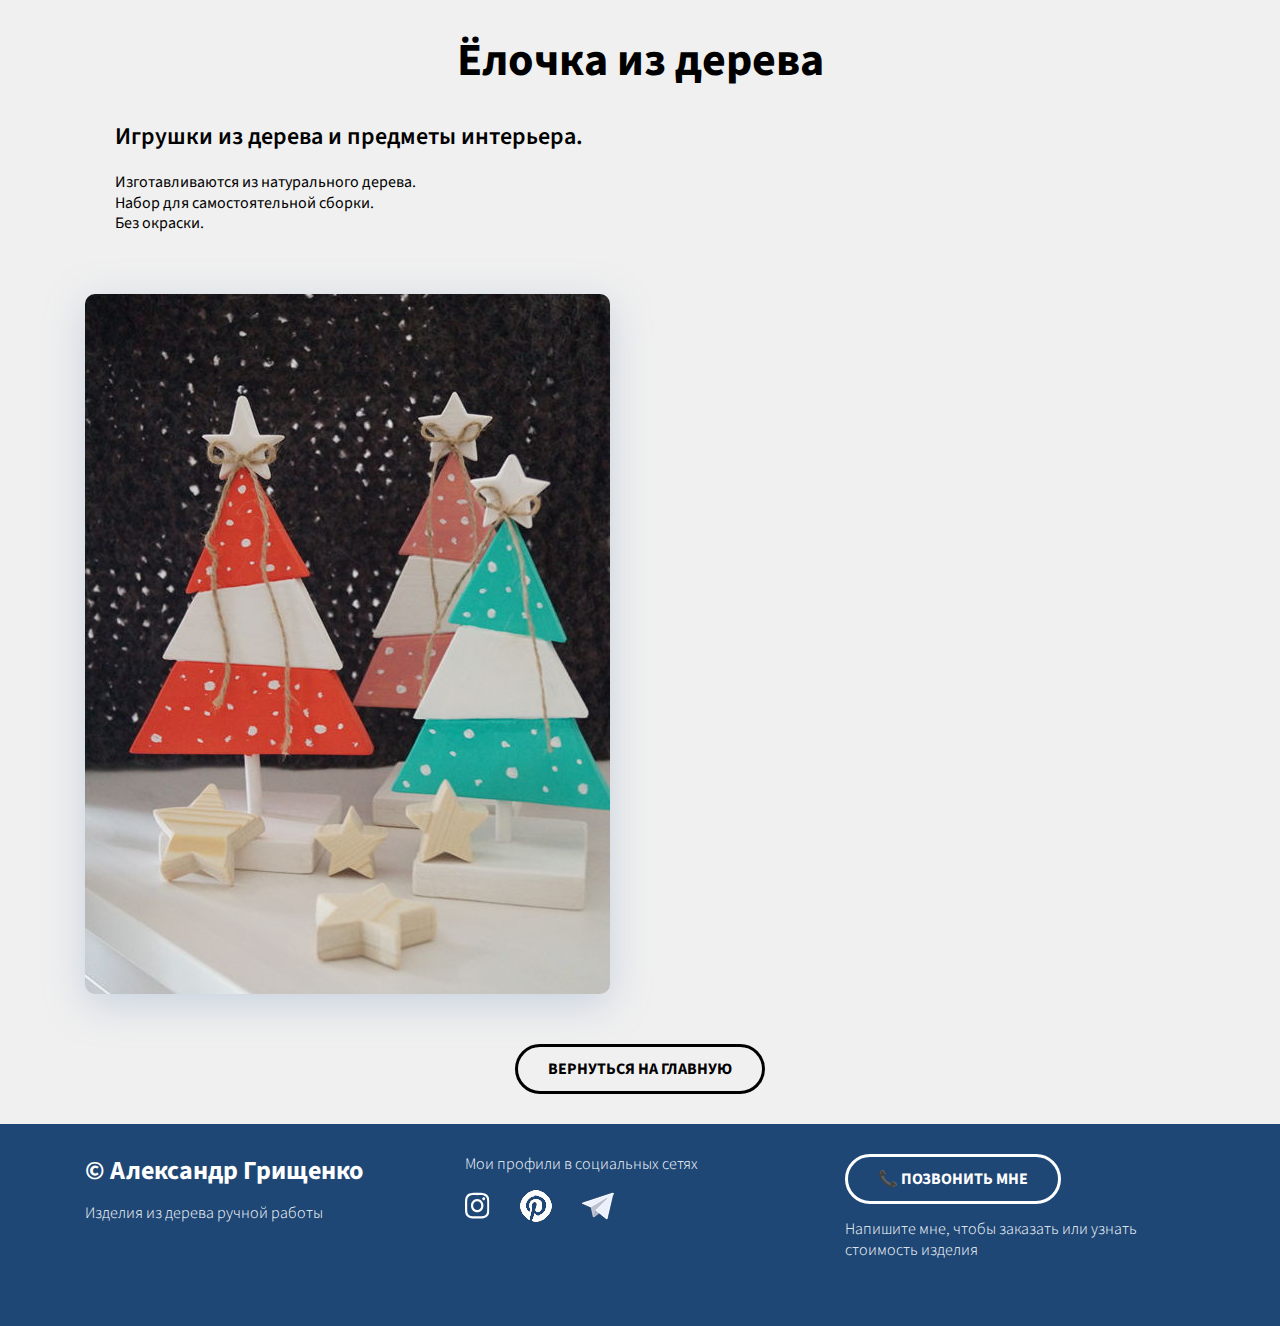
<file: myworks/spruce_decorative.html>
<!DOCTYPE html>
<html lang="ru">

<head>
  <meta charset="UTF-8">
  <meta http-equiv="X-UA-Compatible" content="IE=edge">
  <meta name="viewport" content="width=device-width, initial-scale=1.0">
  <title>Ёлочка</title>
  <link rel="stylesheet" href="../css/main.css">
  <link rel="stylesheet" href="../css/media.css">

  <link href="https://fonts.googleapis.com/css2?family=Source+Sans+Pro:wght@200;400;600;700&display=swap"
    rel="stylesheet">
</head>

<body>
  <main>
    <article class="project">
      <div class="container">
        <h1 class="project-header">Ёлочка из дерева</h1>
        <div class="project-description">
          <h2>Игрушки из дерева и предметы интерьера.</h2>
          <p>Изготавливаются из натурального дерева.<br>
            Набор для самостоятельной сборки.<br>
            Без окраски.
          </p>
        </div>
        <div class="portfolio-cards-wrapper">
          <img class="card" src="../img/spruce_decorative/Img-1.JPG" alt="Ёлочка">
        </div>
      </div>
    </article>
    <div class="main-back"><a href="../index.html#portfolio" class="button-main-back">Вернуться на главную</a></div>
  </main>
  <footer class="footer">
    <div class="container">
      <div class="footer-row">
        <div class="footer-copyright footer-col">
          <div class="footer-copyright-name">© Александр Грищенко</div>
          <p>Изделия из дерева ручной работы</p>
        </div>
        <div class="footer-icons footer-col">
          <p>Мои профили в социальных сетях</p>
          <div class="footer-icons-row">
            <a href="https://www.instagram.com/woodcrafter_a_/"><img src="../img/icons/instagram.svg"
                alt="Instagram"></a>
            <a href="https://ru.pinterest.com/sankoff84/"><img src="../img/icons/pinterest.png" alt="Pinterest"></a>
            <a href="tg://resolve?domain=sankoff84"><img src="../img/icons/telegram.png" alt="Telegram"></a>
          </div>
        </div>
        <div class="footer-contacts">
          <a href="tel:+375295312065" class="phone_me">Позвонить мне</a>
          <p>Напишите мне, чтобы заказать или узнать стоимость изделия</p>
        </div>
      </div>
    </div>
  </footer>
</body>

</html>
</file>
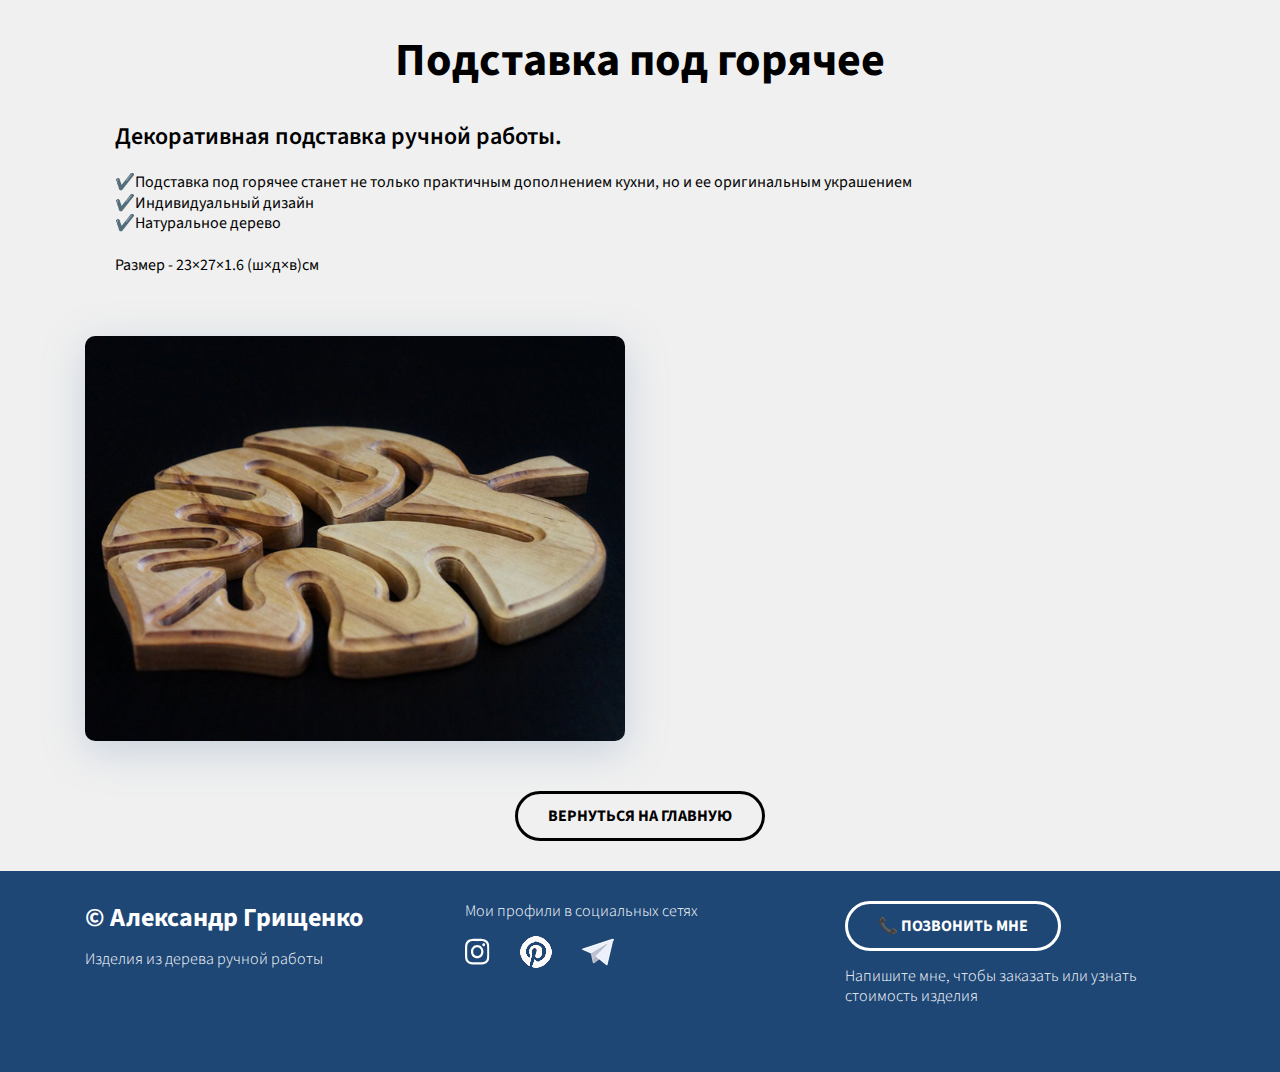
<file: myworks/stand_for_hot.html>
<!DOCTYPE html>
<html lang="ru">

<head>
  <meta charset="UTF-8">
  <meta http-equiv="X-UA-Compatible" content="IE=edge">
  <meta name="viewport" content="width=device-width, initial-scale=1.0">
  <title>Подставка под горячее</title>
  <link rel="stylesheet" href="../css/main.css">
  <link rel="stylesheet" href="../css/media.css">

  <link href="https://fonts.googleapis.com/css2?family=Source+Sans+Pro:wght@200;400;600;700&display=swap"
    rel="stylesheet">
</head>

<body>
  <main>
    <article class="project">
      <div class="container">
        <h1 class="project-header">Подставка под горячее</h1>
        <div class="project-description">
          <h2>Декоративная подставка ручной работы.</h2>
          <p>✔️Подставка под горячее станет не только практичным дополнением кухни, но и ее оригинальным украшением<br>
            ✔️Индивидуальный дизайн<br>
            ✔️Натуральное дерево<br><br>
            Размер - 23&#215;27&#215;1.6 (ш&#215;д&#215;в)см
          </p>
        </div>
        <div class="portfolio-cards-wrapper">
          <img class="card" src="../img/stand_for_hot/Img-1.JPG" alt="Подставка под горячее">
        </div>
      </div>
    </article>
    <div class="main-back"><a href="../index.html#portfolio" class="button-main-back">Вернуться на главную</a></div>
  </main>
  <footer class="footer">
    <div class="container">
      <div class="footer-row">
        <div class="footer-copyright footer-col">
          <div class="footer-copyright-name">© Александр Грищенко</div>
          <p>Изделия из дерева ручной работы</p>
        </div>
        <div class="footer-icons footer-col">
          <p>Мои профили в социальных сетях</p>
          <div class="footer-icons-row">
            <a href="https://www.instagram.com/woodcrafter_a_/"><img src="../img/icons/instagram.svg"
                alt="Instagram"></a>
            <a href="https://ru.pinterest.com/sankoff84/"><img src="../img/icons/pinterest.png" alt="Pinterest"></a>
            <a href="tg://resolve?domain=sankoff84"><img src="../img/icons/telegram.png" alt="Telegram"></a>
          </div>
        </div>
        <div class="footer-contacts">
          <a href="tel:+375295312065" class="phone_me">Позвонить мне</a>
          <p>Напишите мне, чтобы заказать или узнать стоимость изделия</p>
        </div>
      </div>
    </div>
  </footer>
</body>

</html>
</file>
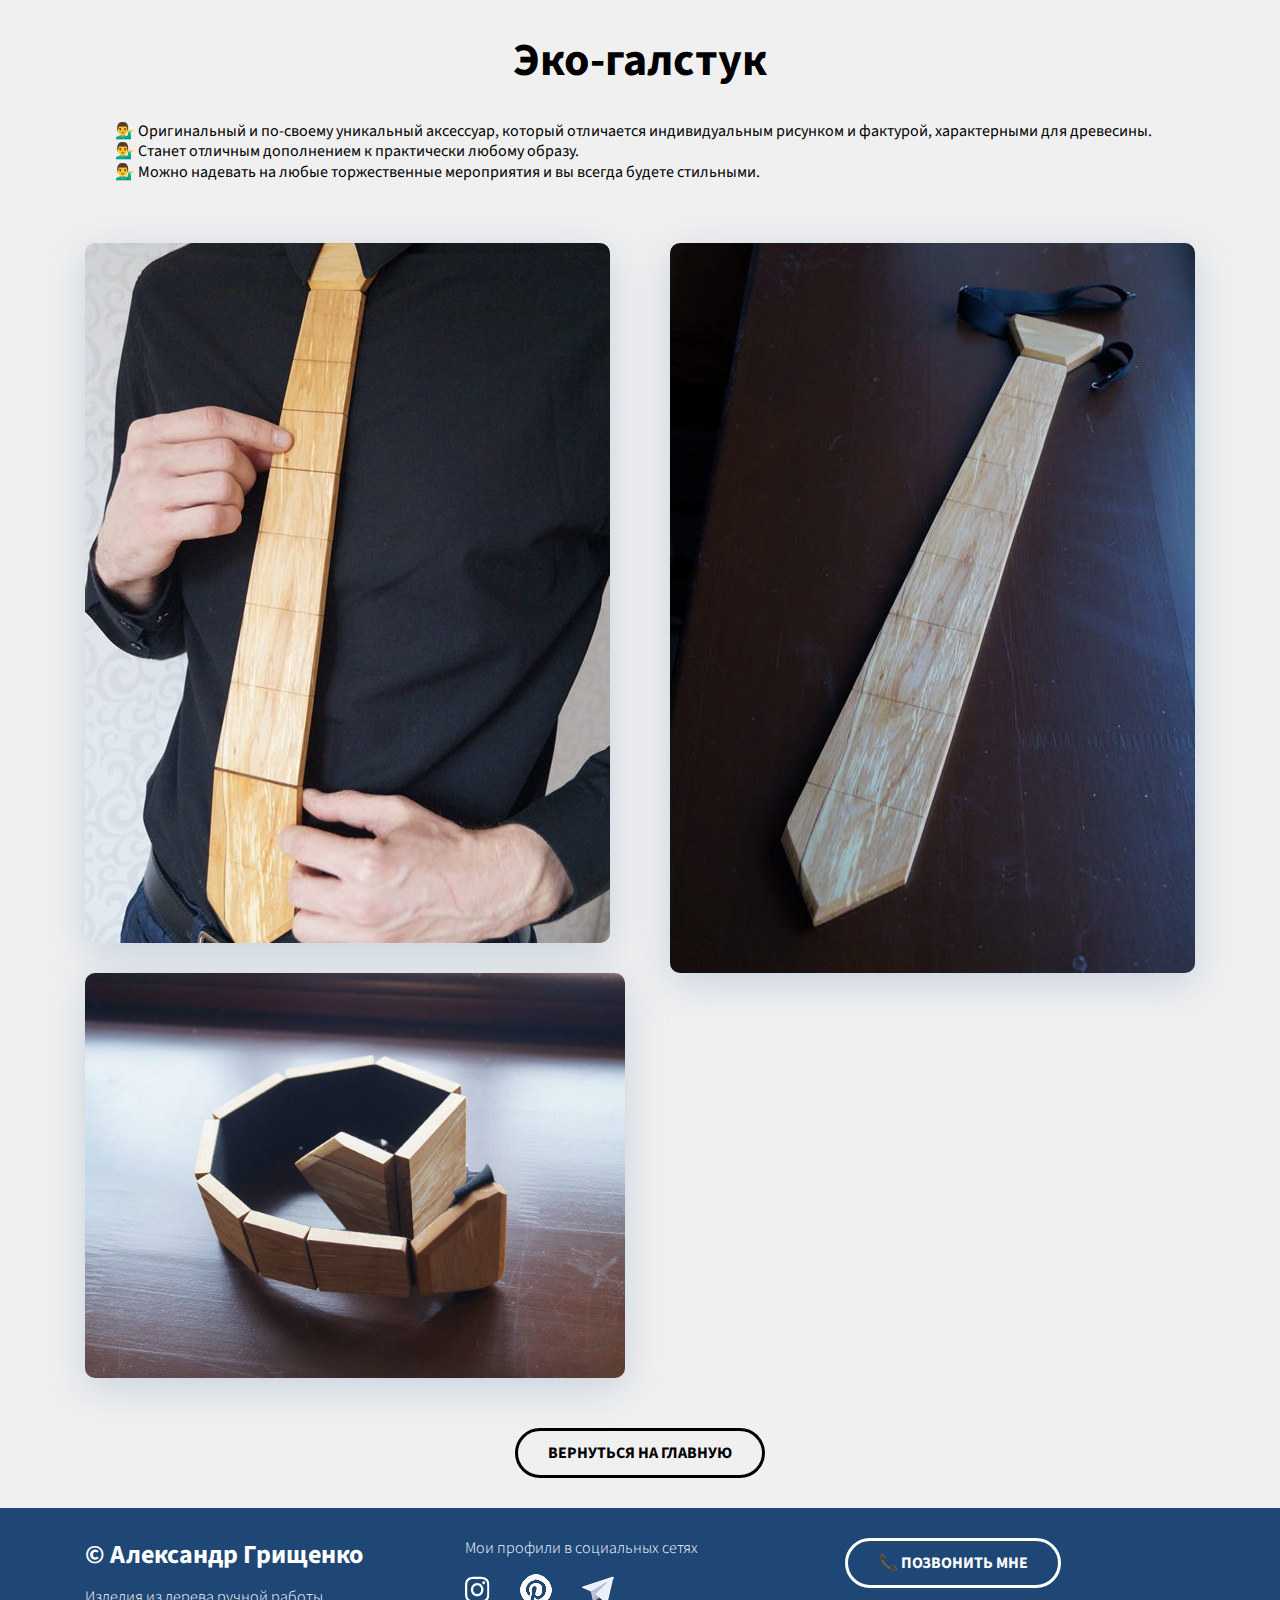
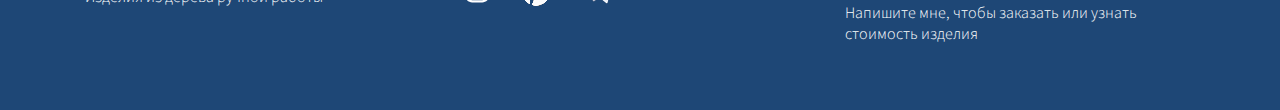
<file: myworks/tie.html>
<!DOCTYPE html>
<html lang="ru">

<head>
  <meta charset="UTF-8">
  <meta http-equiv="X-UA-Compatible" content="IE=edge">
  <meta name="viewport" content="width=device-width, initial-scale=1.0">
  <title>Галстук</title>
  <link rel="stylesheet" href="../css/main.css">
  <link rel="stylesheet" href="../css/media.css">

  <link href="https://fonts.googleapis.com/css2?family=Source+Sans+Pro:wght@200;400;600;700&display=swap"
    rel="stylesheet">
</head>

<body>
  <main>
    <article class="project">
      <div class="container">
        <h1 class="project-header">Эко-галстук</h1>
        <div class="project-description">
          <h2></h2>
          <p>💁‍♂️ Оригинальный и по-своему уникальный аксессуар, который отличается индивидуальным рисунком и фактурой, характерными для древесины.<br>
            💁‍♂️ Станет отличным дополнением к практически любому образу.<br>
            💁‍♂️ Можно надевать на любые торжественные мероприятия и вы всегда будете стильными.
          </p>
        </div>
        <div class="portfolio-cards-wrapper">
          <img class="card" src="../img/tie/Img-2.JPG" alt="Галстук">
          <img class="card" src="../img/tie/Img-1.JPG" alt="Галстук">
          <img class="card" src="../img/tie/Img-3.JPG" alt="Галстук">
        </div>
      </div>
    </article>
    <div class="main-back"><a href="../index.html#portfolio" class="button-main-back">Вернуться на главную</a></div>
  </main>
  <footer class="footer">
    <div class="container">
      <div class="footer-row">
        <div class="footer-copyright footer-col">
          <div class="footer-copyright-name">© Александр Грищенко</div>
          <p>Изделия из дерева ручной работы</p>
        </div>
        <div class="footer-icons footer-col">
          <p>Мои профили в социальных сетях</p>
          <div class="footer-icons-row">
            <a href="https://www.instagram.com/woodcrafter_a_/"><img src="../img/icons/instagram.svg"
                alt="Instagram"></a>
            <a href="https://ru.pinterest.com/sankoff84/"><img src="../img/icons/pinterest.png" alt="Pinterest"></a>
            <a href="tg://resolve?domain=sankoff84"><img src="../img/icons/telegram.png" alt="Telegram"></a>
          </div>
        </div>
        <div class="footer-contacts">
          <a href="tel:+375295312065" class="phone_me">Позвонить мне</a>
          <p>Напишите мне, чтобы заказать или узнать стоимость изделия</p>
        </div>
      </div>
    </div>
  </footer>
</body>

</html>
</file>
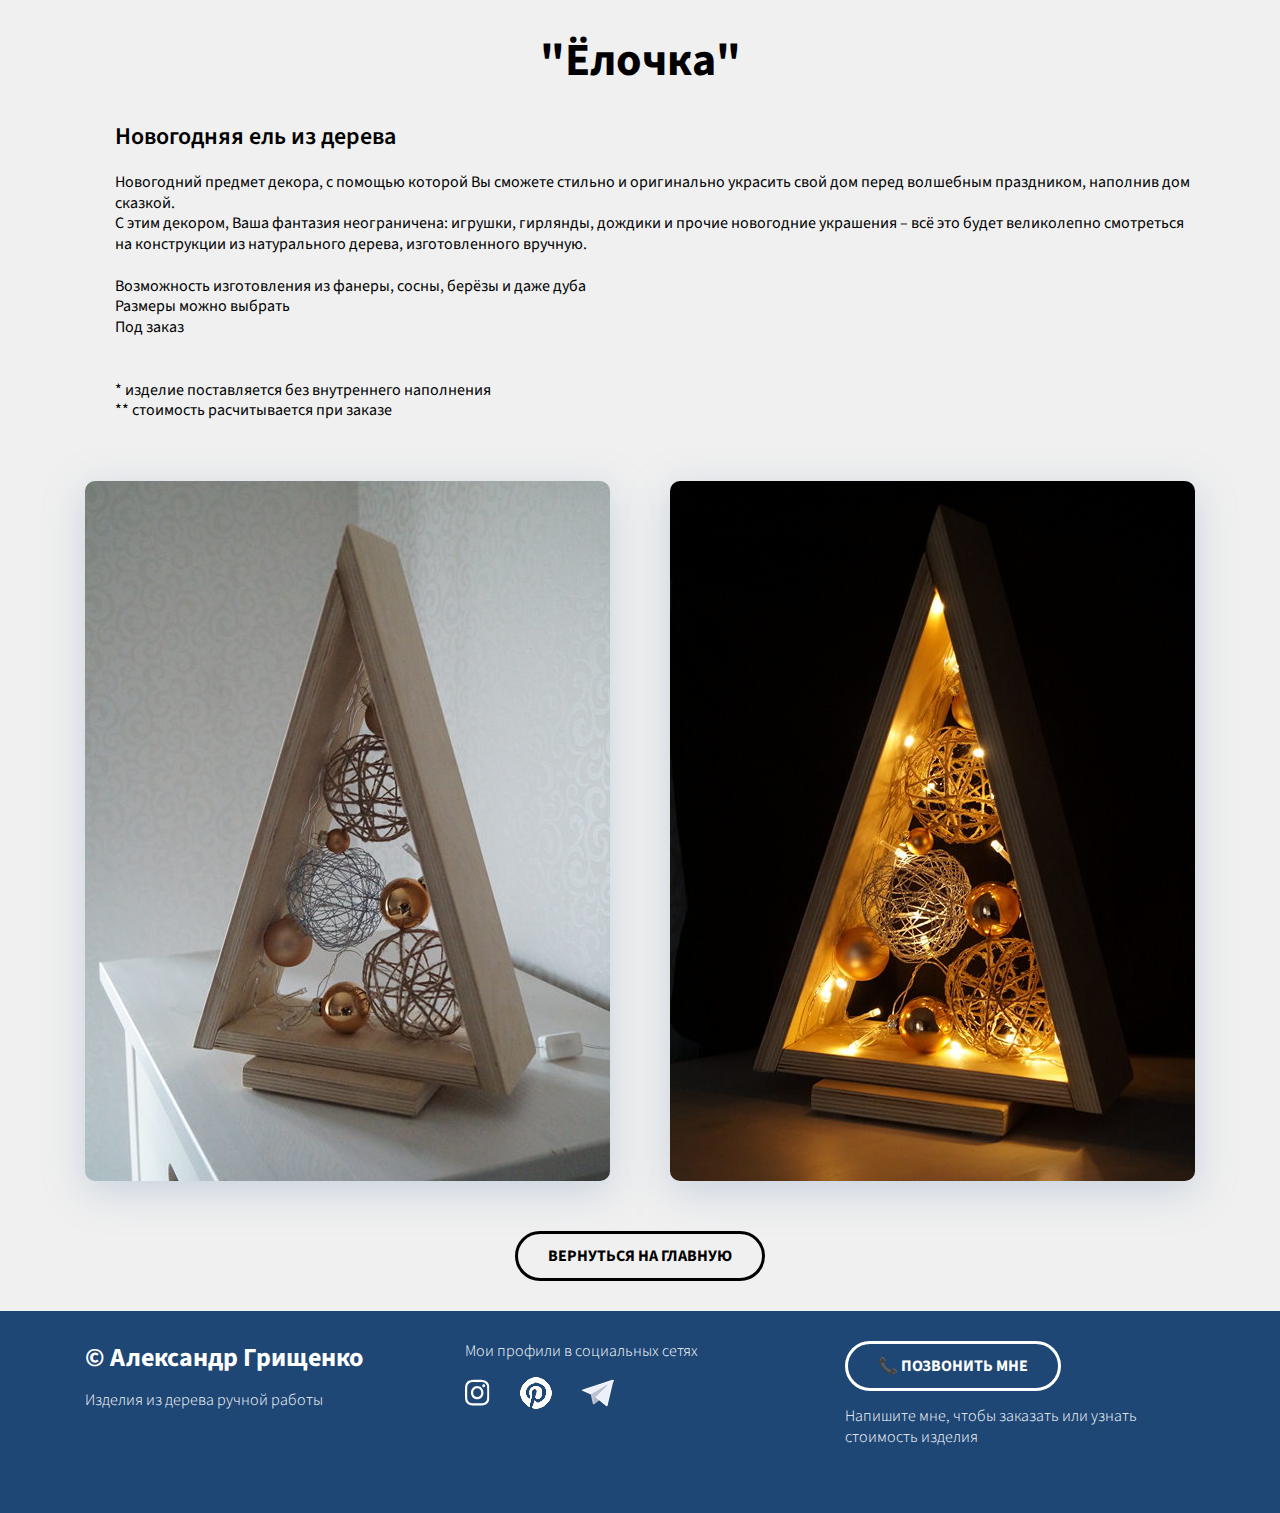
<file: myworks/wood_spruce.html>
<!DOCTYPE html>
<html lang="ru">

<head>
  <meta charset="UTF-8">
  <meta http-equiv="X-UA-Compatible" content="IE=edge">
  <meta name="viewport" content="width=device-width, initial-scale=1.0">
  <title>Ёлка</title>
  <link rel="stylesheet" href="../css/main.css">
  <link rel="stylesheet" href="../css/media.css">

  <link href="https://fonts.googleapis.com/css2?family=Source+Sans+Pro:wght@200;400;600;700&display=swap"
    rel="stylesheet">
</head>

<body>
  <main>
    <article class="project">
      <div class="container">
        <h1 class="project-header">"Ёлочка"</h1>
        <div class="project-description">
          <h2>Новогодняя ель из дерева</h2>
          <p>Новогодний предмет декора, с помощью которой Вы сможете стильно и оригинально украсить свой дом перед волшебным праздником, наполнив дом сказкой.<br>
            С этим декором, Ваша фантазия неограничена: игрушки, гирлянды, дождики и прочие новогодние украшения – всё это будет великолепно смотреться на конструкции из натурального дерева, изготовленного вручную.<br><br>
            
            Возможность изготовления из фанеры, сосны, берёзы и даже дуба<br>
            Размеры можно выбрать<br>
            Под заказ<br><br><br>
            * изделие поставляется без внутреннего наполнения<br>
            ** стоимость расчитывается при заказе
          </p>
        </div>
        <div class="portfolio-cards-wrapper">
          <img class="card" src="../img/wood_spruce/Img-1.JPG" alt="Ёлка">
          <img class="card" src="../img/wood_spruce/Img-2.JPG" alt="Ёлка">
        </div>
      </div>
    </article>
    <div class="main-back"><a href="../index.html#portfolio" class="button-main-back">Вернуться на главную</a></div>
  </main>
  <footer class="footer">
    <div class="container">
      <div class="footer-row">
        <div class="footer-copyright footer-col">
          <div class="footer-copyright-name">© Александр Грищенко</div>
          <p>Изделия из дерева ручной работы</p>
        </div>
        <div class="footer-icons footer-col">
          <p>Мои профили в социальных сетях</p>
          <div class="footer-icons-row">
            <a href="https://www.instagram.com/woodcrafter_a_/"><img src="../img/icons/instagram.svg"
                alt="Instagram"></a>
            <a href="https://ru.pinterest.com/sankoff84/"><img src="../img/icons/pinterest.png" alt="Pinterest"></a>
            <a href="tg://resolve?domain=sankoff84"><img src="../img/icons/telegram.png" alt="Telegram"></a>
          </div>
        </div>
        <div class="footer-contacts">
          <a href="tel:+375295312065" class="phone_me">Позвонить мне</a>
          <p>Напишите мне, чтобы заказать или узнать стоимость изделия</p>
        </div>
      </div>
    </div>
  </footer>
</body>

</html>
</file>
<file: css/main.css>
* {
  box-sizing: border-box;
}

html {
  scroll-behavior: smooth;
}

body {
  margin: 0;
  font-family: "Source Sans Pro", sans-serif;
  color: #000;
  background-color: rgb(240, 240, 240);
}

/* img {
  
} */

.container {
  max-width: 1140px;
  margin-left: auto;
  margin-right: auto;
  padding-left: 15px;
  padding-right: 15px;
}

.none {
  display: none !important;
}

/*Header*/

.header {
  position: relative;
  display: flex;
  flex-direction: column;
  justify-content: center;
  align-items: center;
  width: 100%;
  height: 100vh;
  background-color: rgb(54, 54, 54);
  background-image: url("./../img/header/header-bg.jpg");
  background-size: cover;
  background-position: center;
}

.header-title {
  margin: 0;
  font-size: 9vw;
  color: #eee;
}

.header-subtitle {
  margin: 0;
  font-weight: 700;
  font-size: 3vw;
  line-height: 1.5;
  text-align: center;
  letter-spacing: 0.2em;
  text-transform: uppercase;
  color: aliceblue;
}

.arrow-down {
  position: absolute;
  bottom: 60px;
  left: 50%;
}

.arrow-down span {
  display: block;
  width: 24px;
  height: 24px;
  border-bottom: 5px solid #ffffff;
  border-right: 5px solid #ffffff;
  transform: rotate(45deg);
  margin: -16px;
  animation: arrow-down 2s infinite;
}

.arrow-down span:nth-child(2){
  animation-delay: -0.2s;
}

.arrow-down span:nth-child(3){
  animation-delay: -0.4s;
}

@keyframes arrow-down {
  0%{
    opacity: 0;
    transform: rotate(45deg) translate(-20px,-20px);
  }
  50%{
    opacity: 1;
  }
  100%{
    opacity: 0;
    transform: rotate(45deg) translate(20px,20px);
  }
}

/*Portfolio*/

.portfolio {
  padding-top: 50px;
  padding-bottom: 70px;
}

.portfolio-header {
  margin: 0;
  margin-bottom: 50px;
  font-weight: 700;
  font-size: 46px;
  line-height: 130%;
  text-align: center;
  color: rgb(0, 0, 0);
}

.portfolio-cards-wrapper {
  display: flex;
  flex-wrap: wrap;
  justify-content: space-between;
}

.card {
  position: relative;
  margin-bottom: 30px;
  background-color: #fff;
  max-width: 540px;
  box-shadow: 0px 10px 40px rgba(126, 155, 189, 0.35);
  transition: transform 0.2s ease-in;
  border-radius: 10px;
}

.in_stock {
  position: absolute;
  z-index: 1;
  width: 60px;
  height: 60px;
  right: 25px;
  top: 25px;
}

.card:hover {
  transform: scale(1.05);
}

.card-link {
  display: block;
  padding: 20px;
  text-decoration: none;
  color: #000;
  transition: transform 0.2s ease-in;
}

.card-link:hover {
  color: #2669b6;
}

.card:last-child,
.card:nth-last-child(2) {
  margin-bottom: 0;
}

.card-img {
  position: relative;
  overflow: hidden;
  border-radius: 10px;
  margin-bottom: 20px;
  max-width: 500px;
  max-height: 375px;
}

.card-img img {
  display:block;
  width:100%;
  max-width:100%;
  height:auto;
  align-items: center;
  justify-content: center;
  align-content: center;
}

.card-title {
  margin: 0;
  margin-bottom: 13px;
  font-weight: 600;
  font-size: 24px;
  line-height: 130%;
}

.card p {
  margin: 0;
  font-size: 16px;
  line-height: 130%;
}

/* Footer */

.footer {
  padding-top: 30px;
  padding-bottom: 30px;
  background: #1e4776;
  color: #fff;
}

.footer-row {
  display: flex;
  flex-direction: row;
  justify-content: space-between;
}

.footer-col {
  max-width: 350px;
  flex-grow: 1;
}

.footer-copyright {
  max-width: 350px;
  line-height: 1.3;
}

.footer-copyright-name {
  font-weight: 700;
  font-size: 26px;
  line-height: 130%;
  margin-bottom: 15px;
}

.footer-copyright p {
  margin: 0;
  font-size: 16px;
  font-weight: 300;
  line-height: 1.3;
}

.phone_me {
    height: 50px;
    display: inline-block;
    border: 3px solid #fff;
    box-sizing: border-box;
    border-radius: 50px;
    color: #fff;
    padding-left: 30px;
    padding-right: 30px;
    line-height: 44px;
    font-weight: 700;
    font-size: 16px;
    text-transform: uppercase;
    text-decoration: none;
    transition: all 0.2s ease-in;
  }
  
  .phone_me:hover {
    background-color: white;
    color: #1e4776;
  }

.phone_me::before {
  content: "📞 ";
}

.footer-icons {
  max-width: 350px;
}

.footer-icons-row {
  display: flex;
  gap: 15px;
  align-items: center;
  margin-bottom: 15px;
}

.footer-icons p {
  margin: 0 0 15px 0;
  font-size: 16px;
  font-weight: 300;
  line-height: 1.3;
}

.footer-icons-row > * + * {
  margin-left: 15px;
}

.footer-contacts {
  max-width: 350px;
  margin-bottom: 20px;
}

.footer-contacts p {
  margin: 15px 0;
  font-size: 16px;
  font-weight: 300;
  line-height: 1.3;
}

/* MyWorks */

.project {
  padding-bottom: 50px;
}

.project-header {
  margin-bottom: 30px;
  font-weight: 700;
  font-size: 46px;
  line-height: 130%;
  text-align: center;
  color: rgb(0, 0, 0);
}

.project-description {
  margin: 0 auto 60px;
  padding-left: 30px;
}

.project-description h2 {
  font-weight: 600;
  font-size: 24px;
  line-height: 1.3;
}

.project-description p {
  font-size: 16px;
  line-height: 1.3;
}

.main-back {
  text-align: center;
}

.button-main-back {
  display: inline-block;
  height: 50px;
  padding-left: 30px;
  padding-right: 30px;
  border: 3px solid #000;
  border-radius: 50px;
  color: #000;
  margin: 0 auto 30px;
  line-height: 44px;
  font-weight: 700;
  font-size: 16px;
  text-transform: uppercase;
  text-decoration: none;
  transition: all 0.2s ease-in-out;
}

.button-main-back:hover {
  background-color: rgb(43, 43, 43);
  color: white;
}
</file>
<file: css/media.css>
/* Медиа запрос: для экранов с шириной ДО 1140px */
@media (max-width: 1140px) {
  .card {
    width: calc(50% - 15px);
  }

  .footer {
    padding-top: 30px;
    padding-bottom: 30px;
  }

  .footer-row {
    flex-direction: column-reverse;
    align-items: center;
    text-align: center;
  }

  .footer-col {
    margin-bottom: 30px;
  }

  .footer-contacts {
    max-width: 350px;
    margin-bottom: 30px;
  }

  .footer-col:first-child {
    margin-bottom: 0;
  }
}

/* Медиа запрос: для экранов с шириной ДО 760px */
@media (max-width: 760px) {

  .arrow-down {
    bottom: 120px;
  }

  .portfolio {
    padding-top: 30px;
    padding-bottom: 50px;
  }

  .portfolio-header {
    font-size: 32px;
    margin-bottom: 30px;
  }

  .portfolio-cards-wrapper {
    justify-content: center;
  }

  .card {
    max-width: 530px;
    width: 100%;
  }

  .card:nth-last-child(2) {
    margin-bottom: 30px;
  }

  .card-link {
    padding: 15px;
  }

  .card-img {
    margin-bottom: 10px;
  }

  .card-title {
    font-size: 18px;
    margin-bottom: 10px;
  }

  .card p {
    font-size: 14px;
  }

  .footer-copyright-name {
    font-size: 18px;
    margin-bottom: 5px;
  }

  .footer-copyright p {
    font-size: 14px;
  }

  .footer-icons-row {
    gap: 25px;
  }

  .footer-icons p {
    font-size: 14px;
  }

  .footer-contacts p {
    font-size: 14px;
    margin: 0;
    margin-top: 15px;
  }

  .footer-button {
    padding-left: 15px;
    padding-right: 15px;
  }

  .project {
    padding-bottom: 60px;
  }

  .project-header {
    font-size: 28px;
    margin-bottom: 30px;
  }

  .project-img {
    margin-bottom: 20px;
  }

  .project-description h2 {
    font-weight: 600;
    font-size: 20px;
    line-height: 1.3;
  }

  .project-description p {
    font-size: 14px;
    line-height: 1.3;
  }

  .project-description {
    margin-bottom: 50px;
  }

  .project-btn-back {
    padding: 0 10px;
    width: 100%;
    max-width: 320px;
  }
}

/* Медиа запрос: для экранов с шириной ДО 380px */
@media (max-width: 380px) {
  .contact_telegram {
    font-size: 12px;
  }

  .footer-icons-row {
    gap: 25px;
  }
}
</file>
